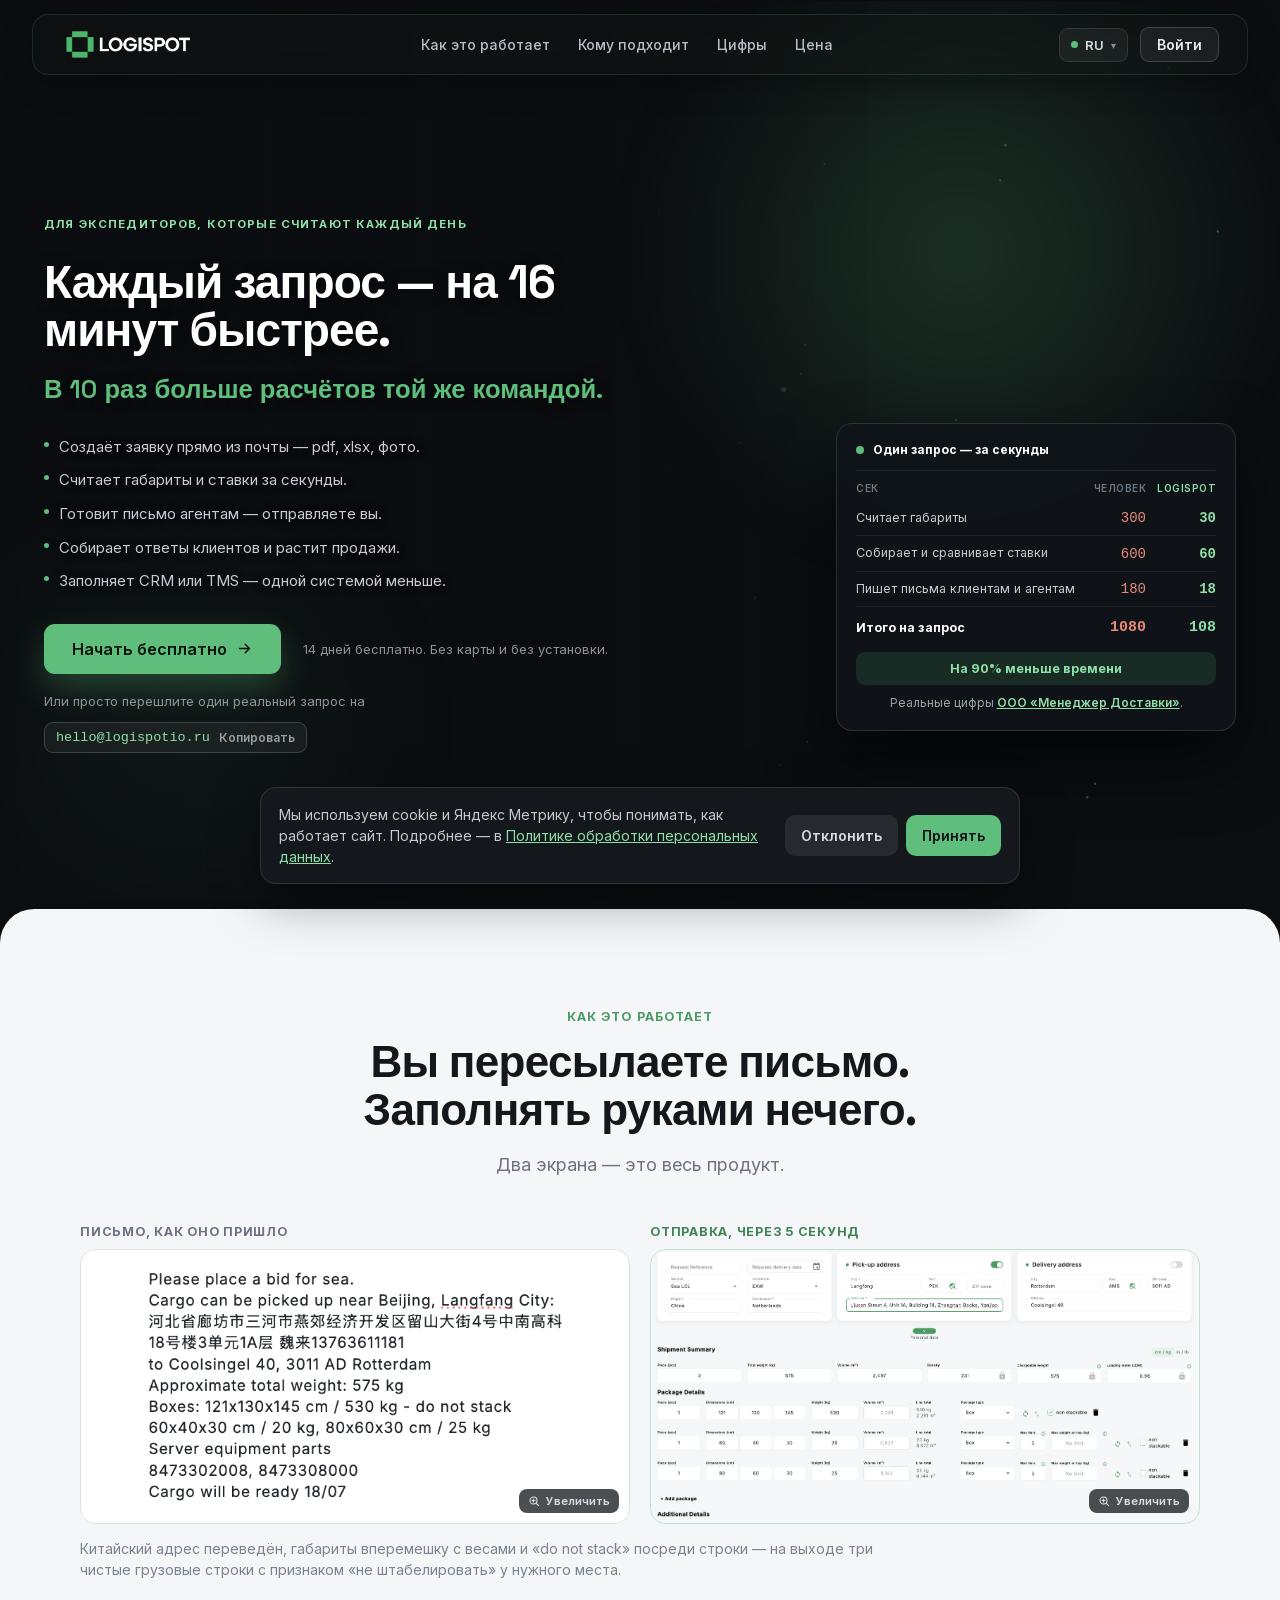
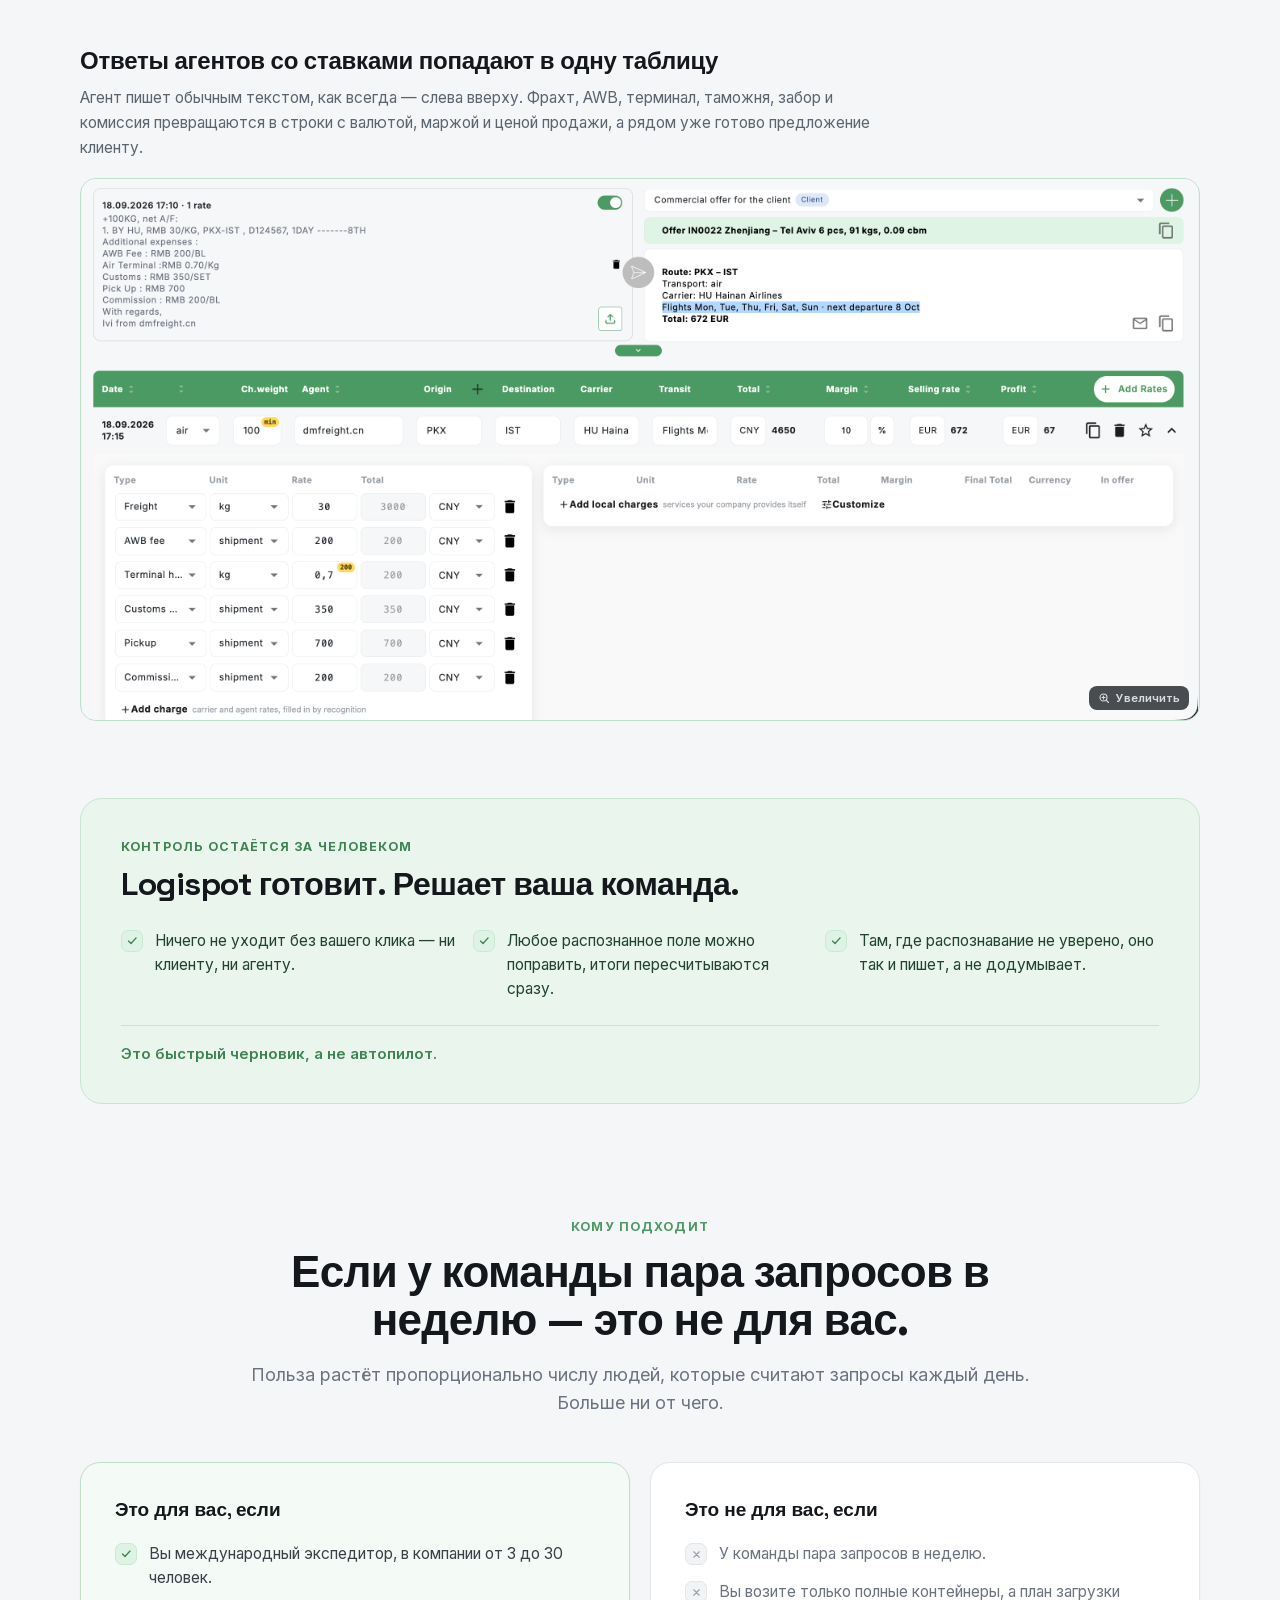
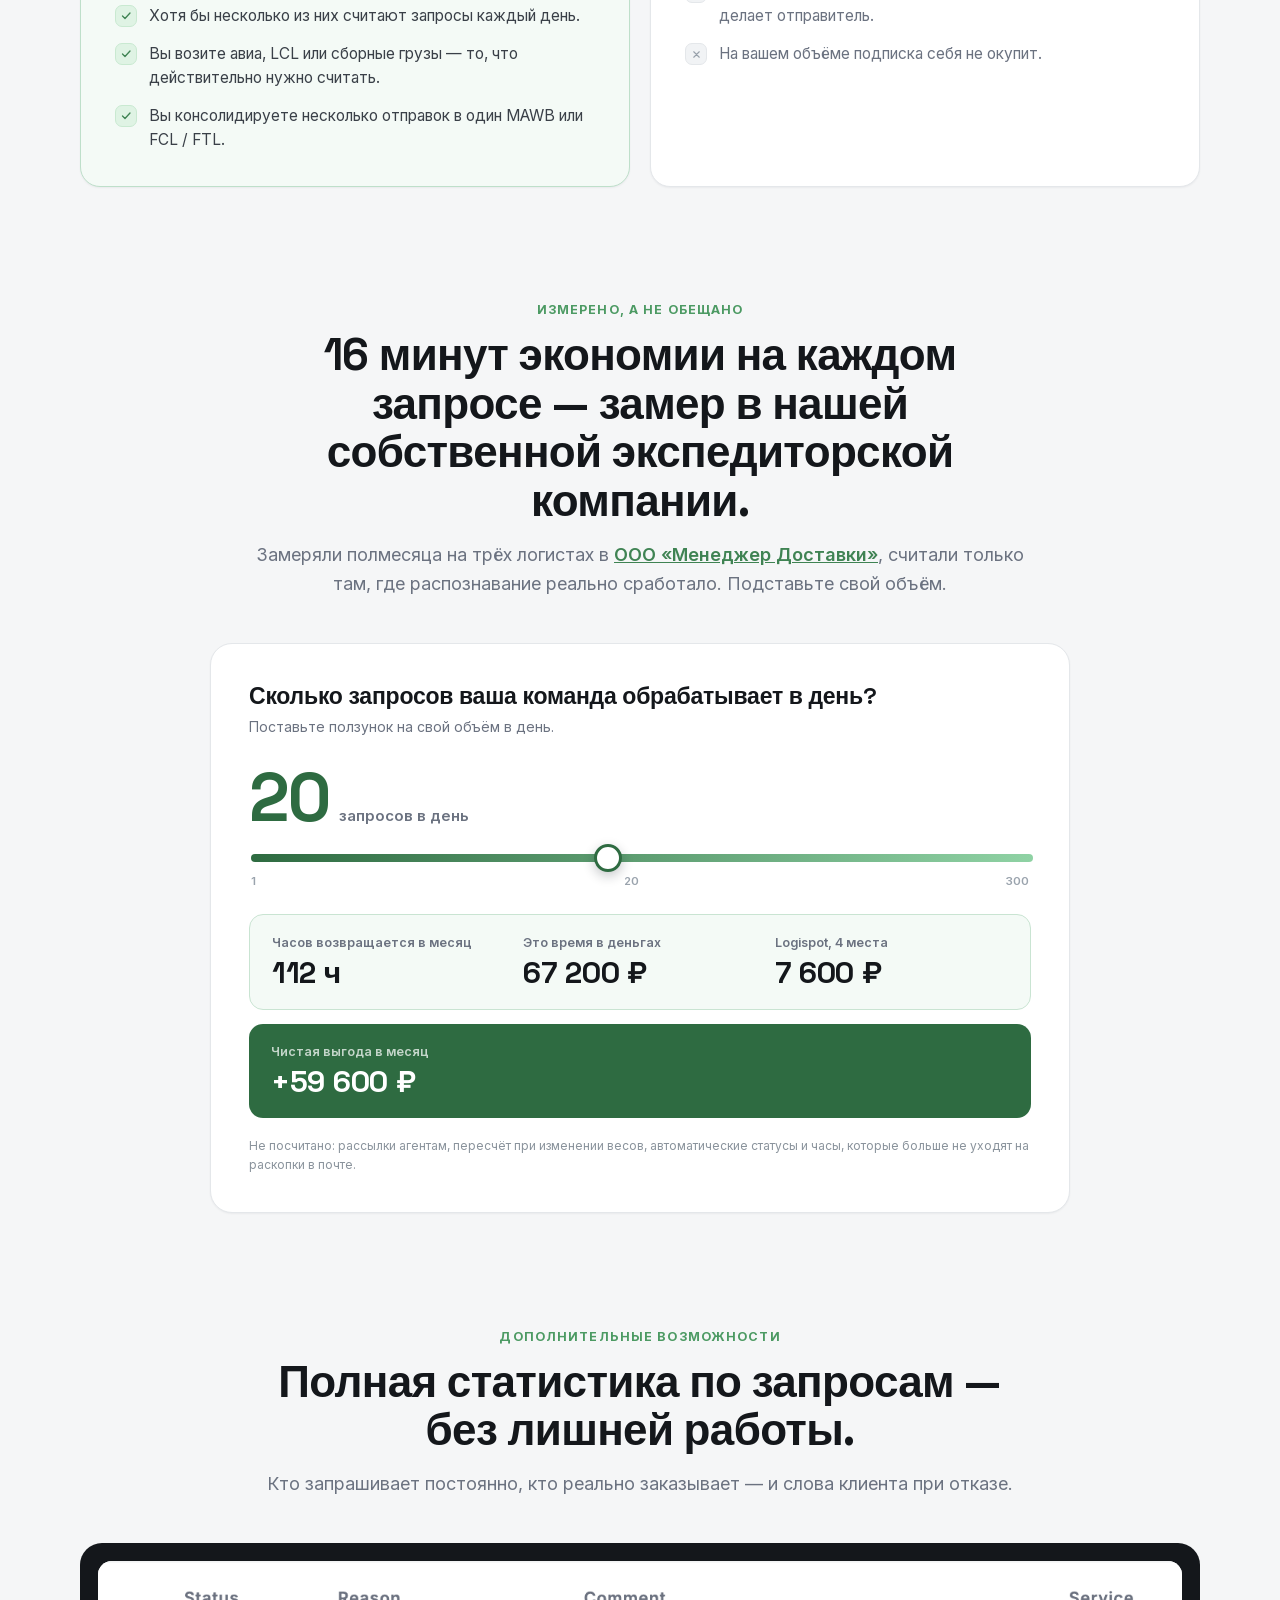
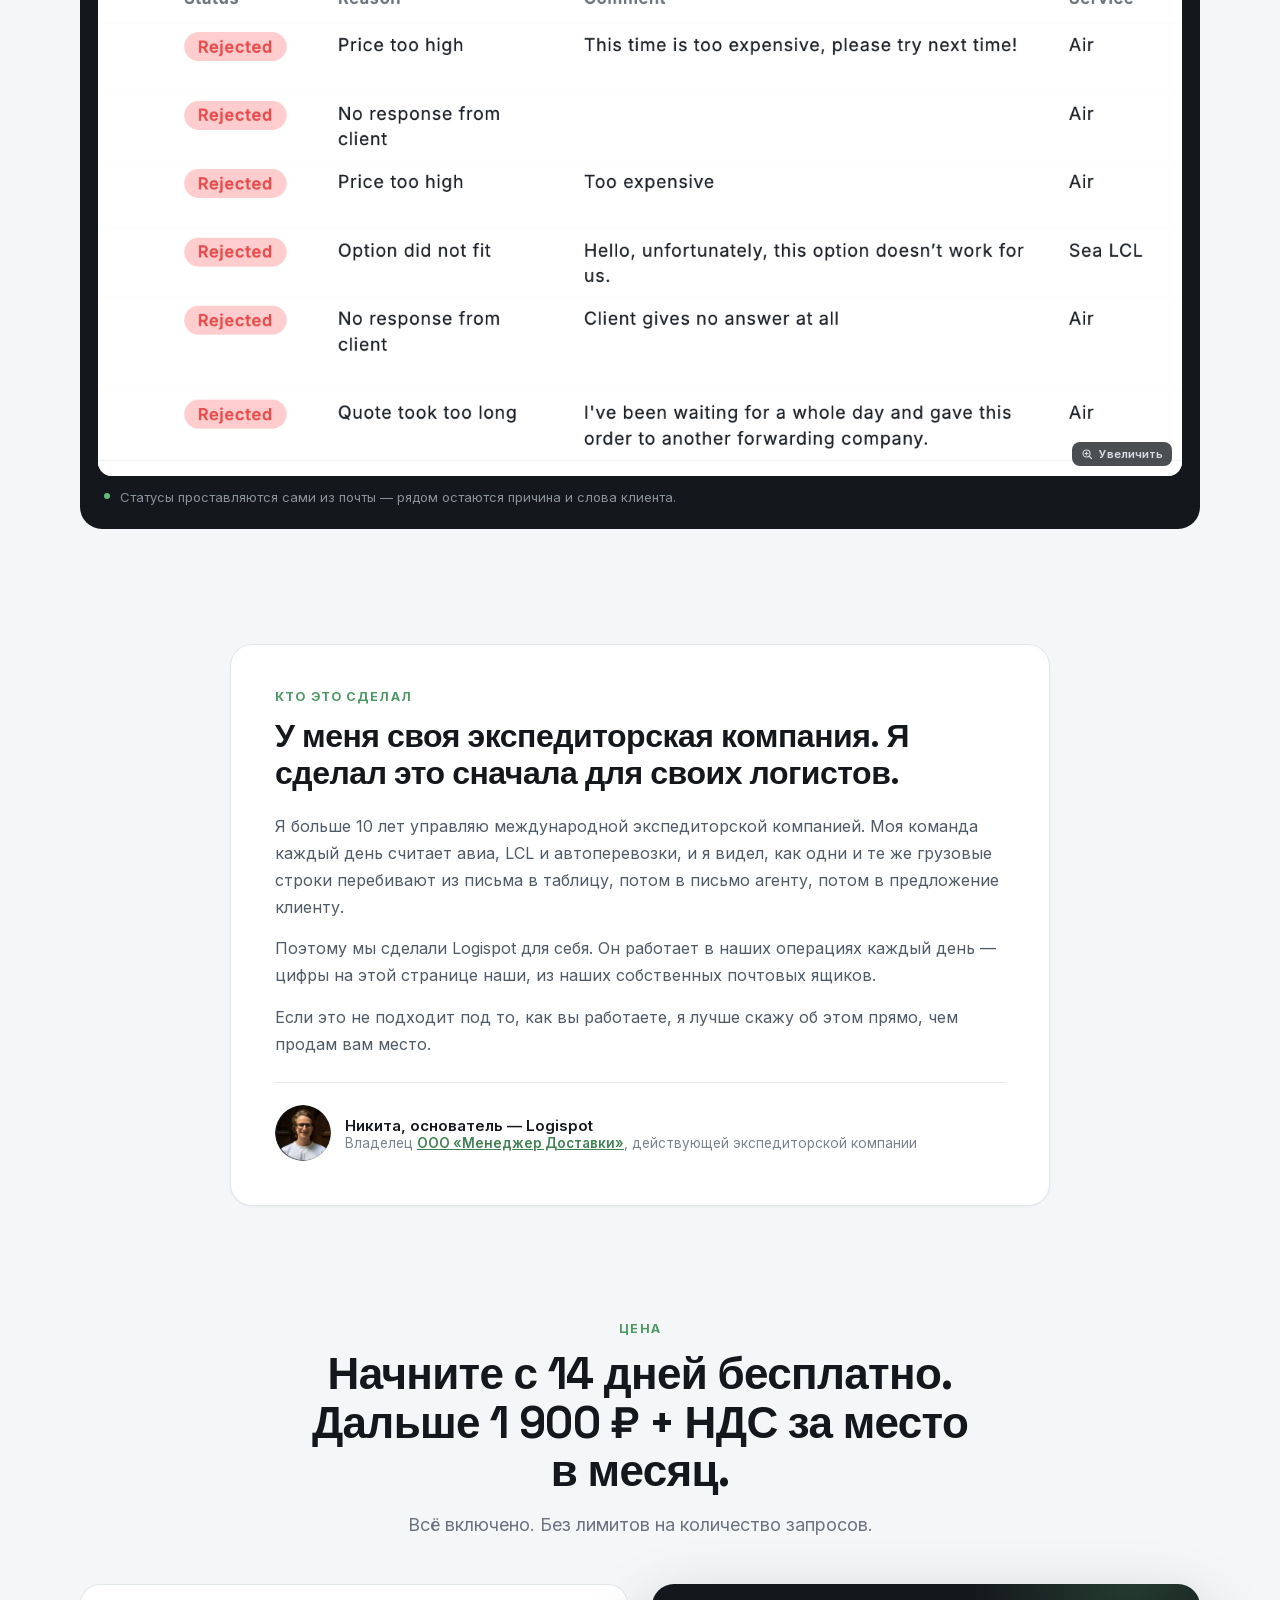
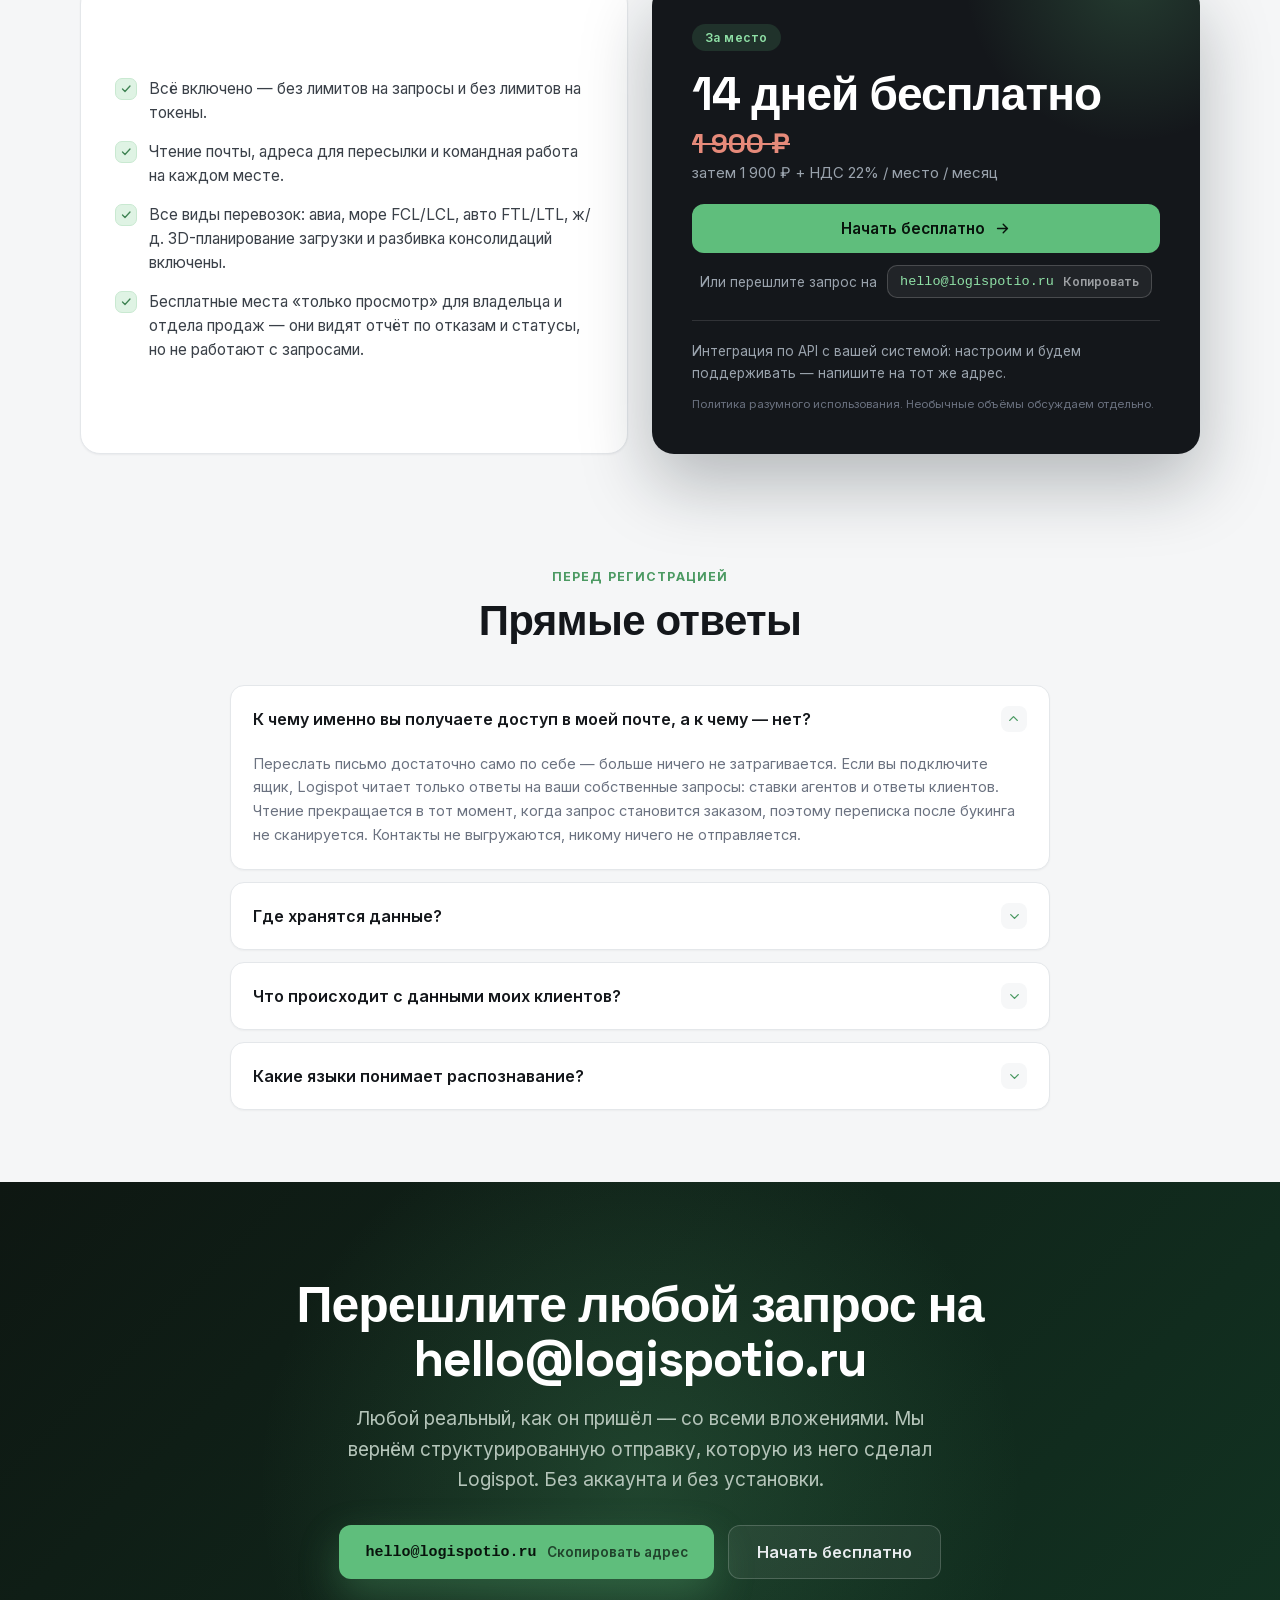
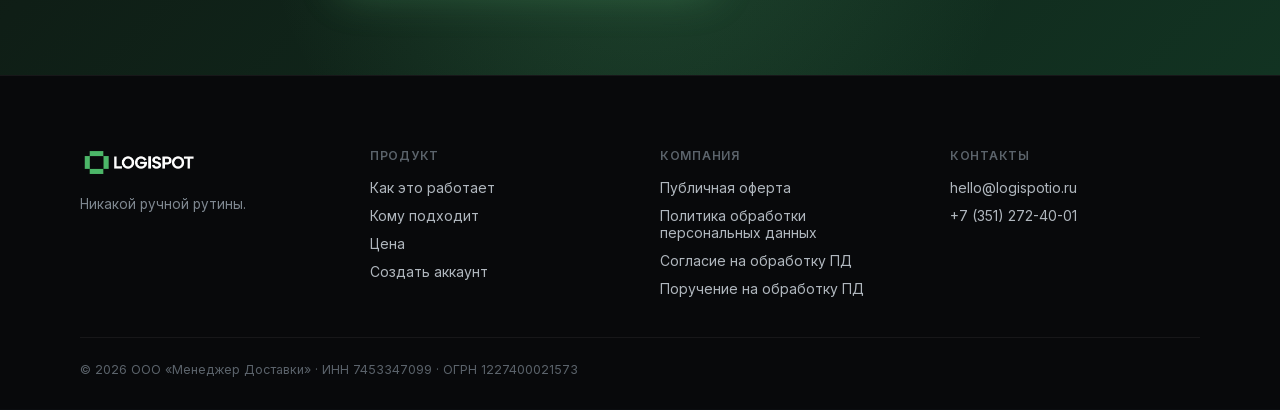
<file: index.html>
<!DOCTYPE html>
<html lang="ru">
<head>
  <meta charset="utf-8">
  <meta name="viewport" content="width=device-width, initial-scale=1">
  <title>Logispot — автоматизация расчёта запросов для экспедиторов</title>
  <meta name="description" content="Logispot читает запросы в почте вашей команды, превращает их в структурированные отправки, рассылает агентам и отслеживает ответы. 14 дней бесплатно, дальше 1 900 ₽ + НДС за место в месяц.">
  <meta name="robots" content="index, follow">
  <link rel="canonical" href="https://logispotio.ru/">
  <link rel="alternate" hreflang="ru" href="https://logispotio.ru/">
  <link rel="alternate" hreflang="en" href="https://logispotio.ru/en/">
  <link rel="alternate" hreflang="x-default" href="https://logispotio.ru/">
  <link rel="icon" type="image/svg+xml" href="static/img/favicon.svg">
  <meta property="og:type" content="website">
  <meta property="og:site_name" content="Logispot">
  <meta property="og:locale" content="ru_RU">
  <meta property="og:title" content="Logispot — в 10 раз больше расчётов той же командой">
  <meta property="og:description" content="Logispot читает запросы в почте вашей команды, превращает их в структурированные отправки, рассылает агентам и отслеживает ответы. 14 дней бесплатно, дальше 1 900 ₽ + НДС за место в месяц.">
  <meta property="og:url" content="https://logispotio.ru/">
  <meta property="og:image" content="https://logispotio.ru/static/img/logo-color.png">
  <link rel="preload" href="static/fonts/inter-cyrillic-1.woff2" as="font" type="font/woff2" crossorigin>
  <link rel="stylesheet" href="static/css/fonts.css?v=20261018a">
  <link rel="stylesheet" href="static/css/styles.css?v=20261018a">
  <script type="application/ld+json">
  {"@context":"https://schema.org","@type":"SoftwareApplication","name":"Logispot","applicationCategory":"BusinessApplication","operatingSystem":"Web","inLanguage":"ru","url":"https://logispotio.ru/","offers":{"@type":"Offer","price":"1900","priceCurrency":"RUB","priceSpecification":{"@type":"UnitPriceSpecification","price":"1900","priceCurrency":"RUB","valueAddedTaxIncluded":false}},"provider":{"@type":"Organization","name":"ООО «Менеджер Доставки»","taxID":"7453347099"}}
  </script>
</head>
<body>
  <div id="app"></div>
  <noscript>
    <div style="max-width:640px;margin:80px auto;padding:0 24px;font-family:'Inter',system-ui,sans-serif;color:#E9ECEF;text-align:center;">
      <h1 style="font-family:'Space Grotesk',sans-serif;color:#fff;">Logispot</h1>
      <p style="color:#A9B1B9;line-height:1.6;">Logispot читает запросы в вашей почте и превращает их в структурированные отправки. Включите JavaScript или откройте <a href="https://app.logispotio.ru">app.logispotio.ru</a>.</p>
    </div>
  </noscript>
  <script>window.LP_LANG = 'RU'; window.LP_BASE = ''; window.LP_METRIKA_ID = '';</script>
  <script src="static/vendor/three.min.js"></script>
  <script src="static/js/app.js?v=20261018a" defer></script>
</body>
</html>
</file>
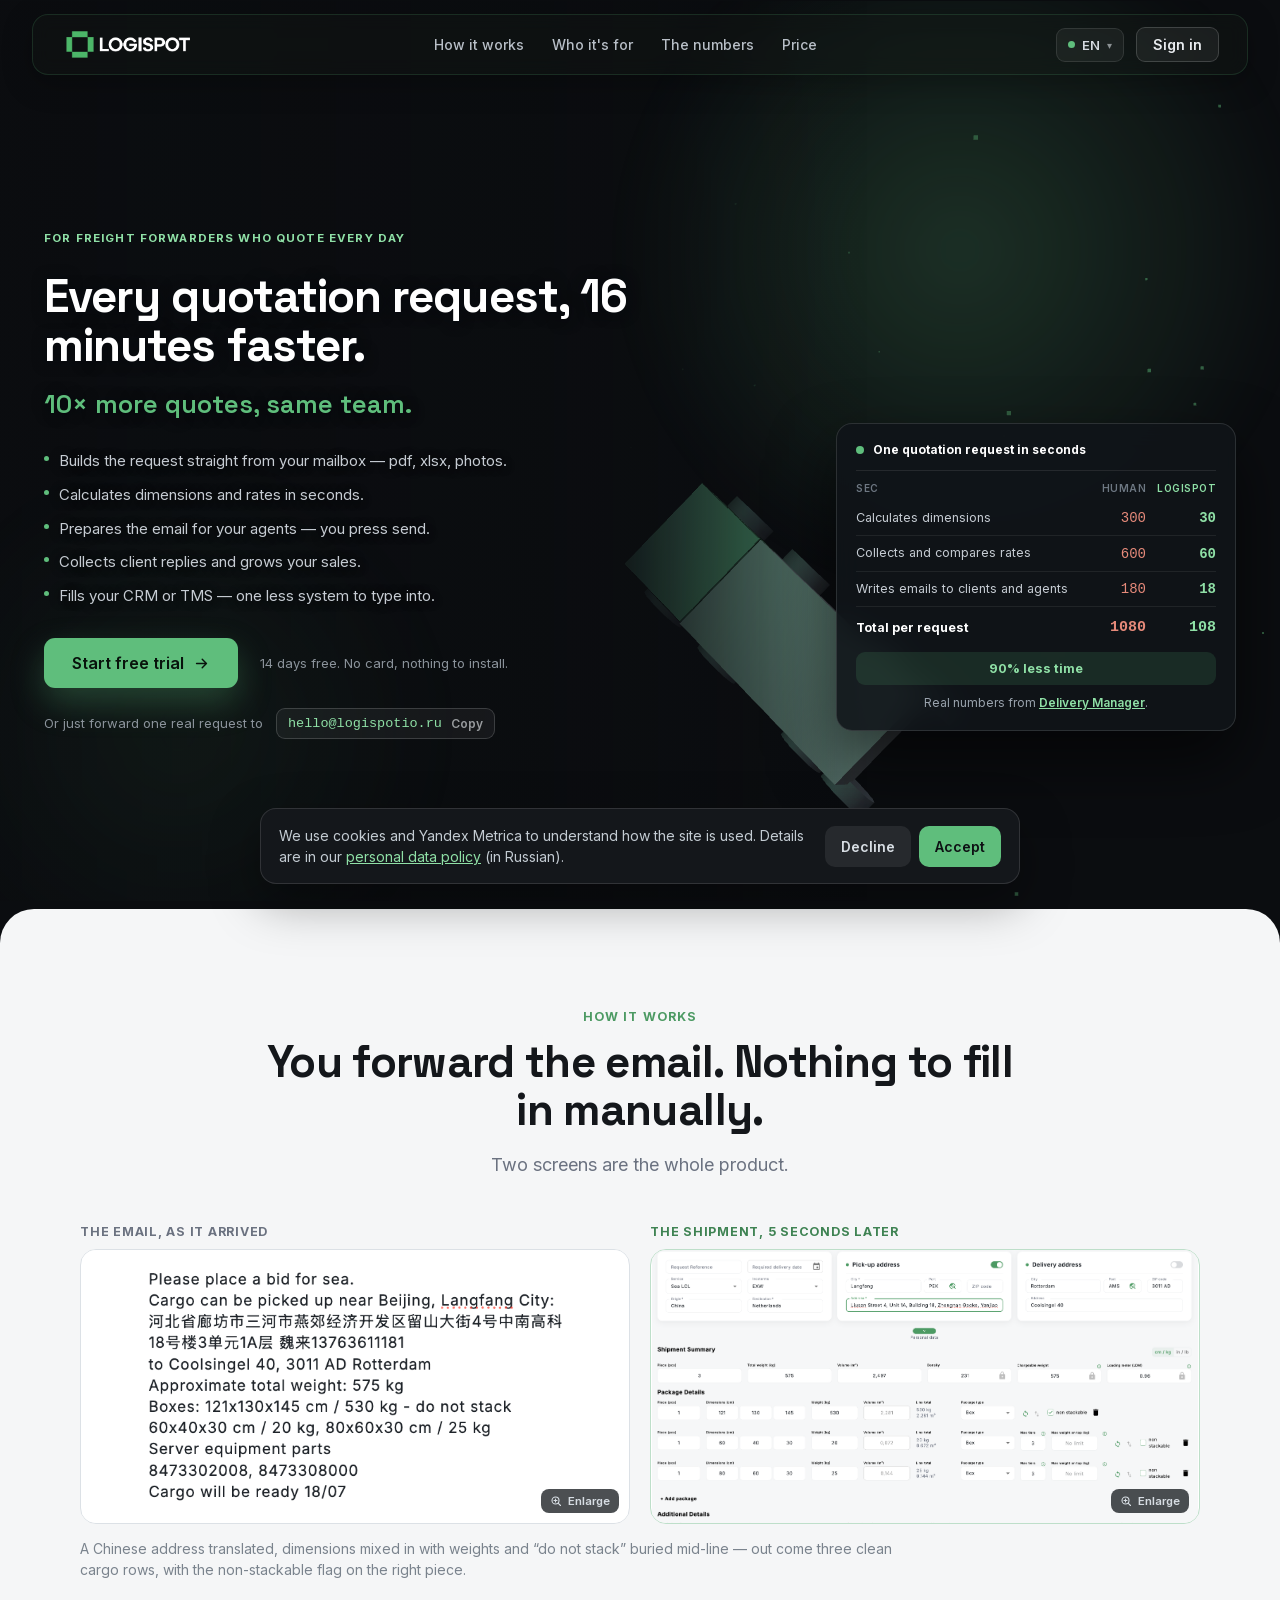
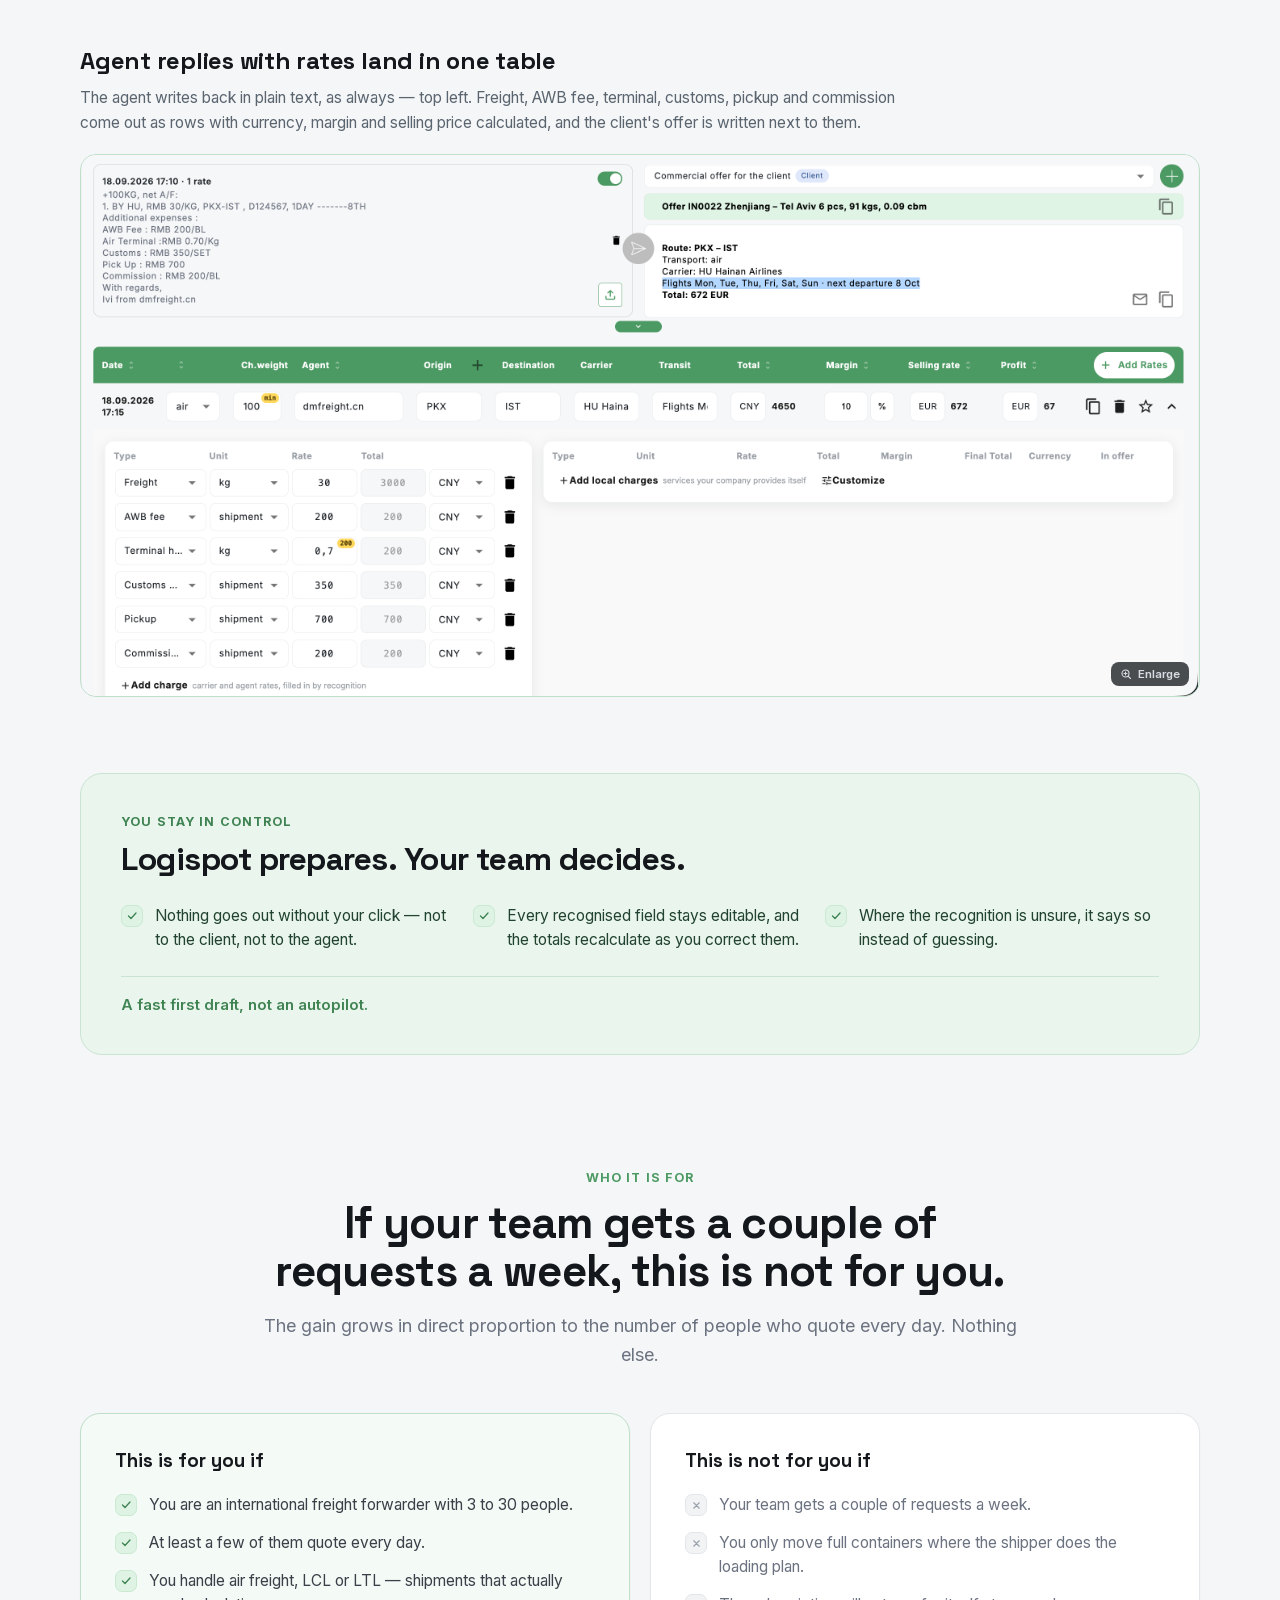
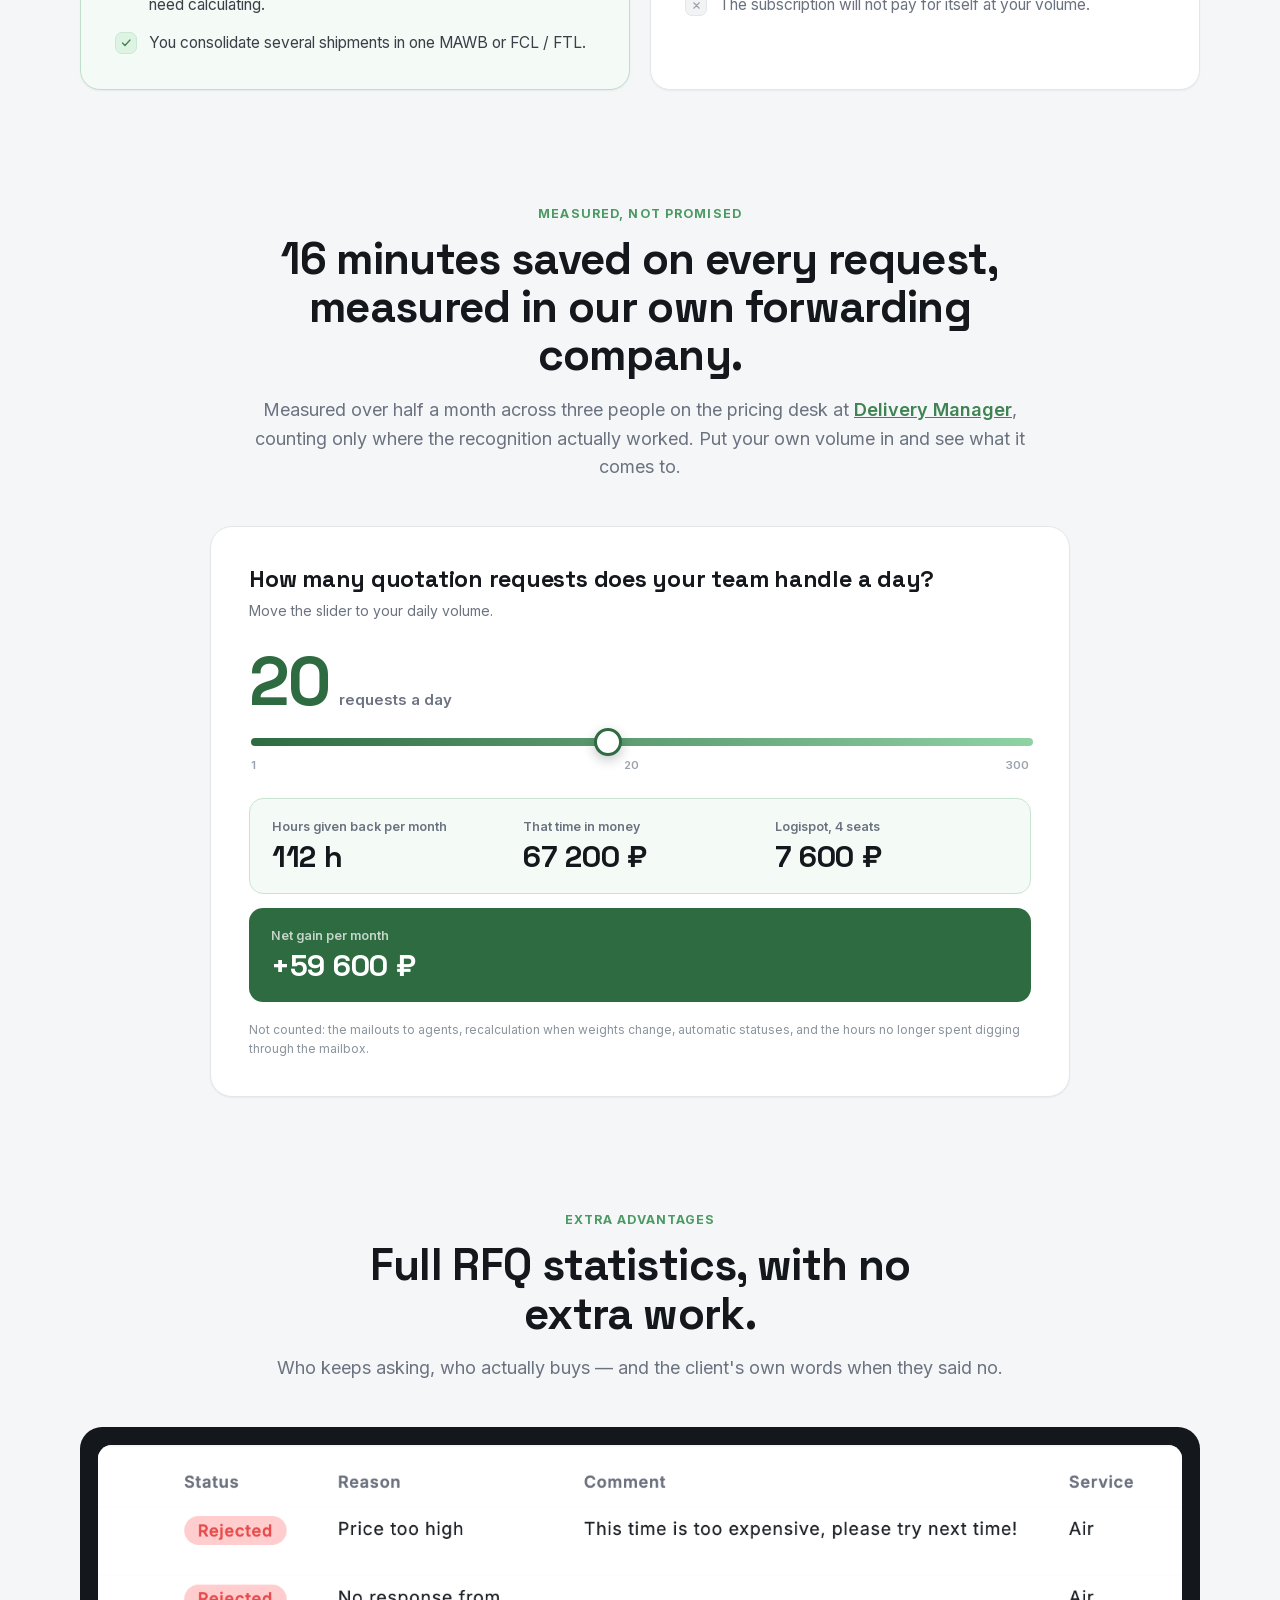
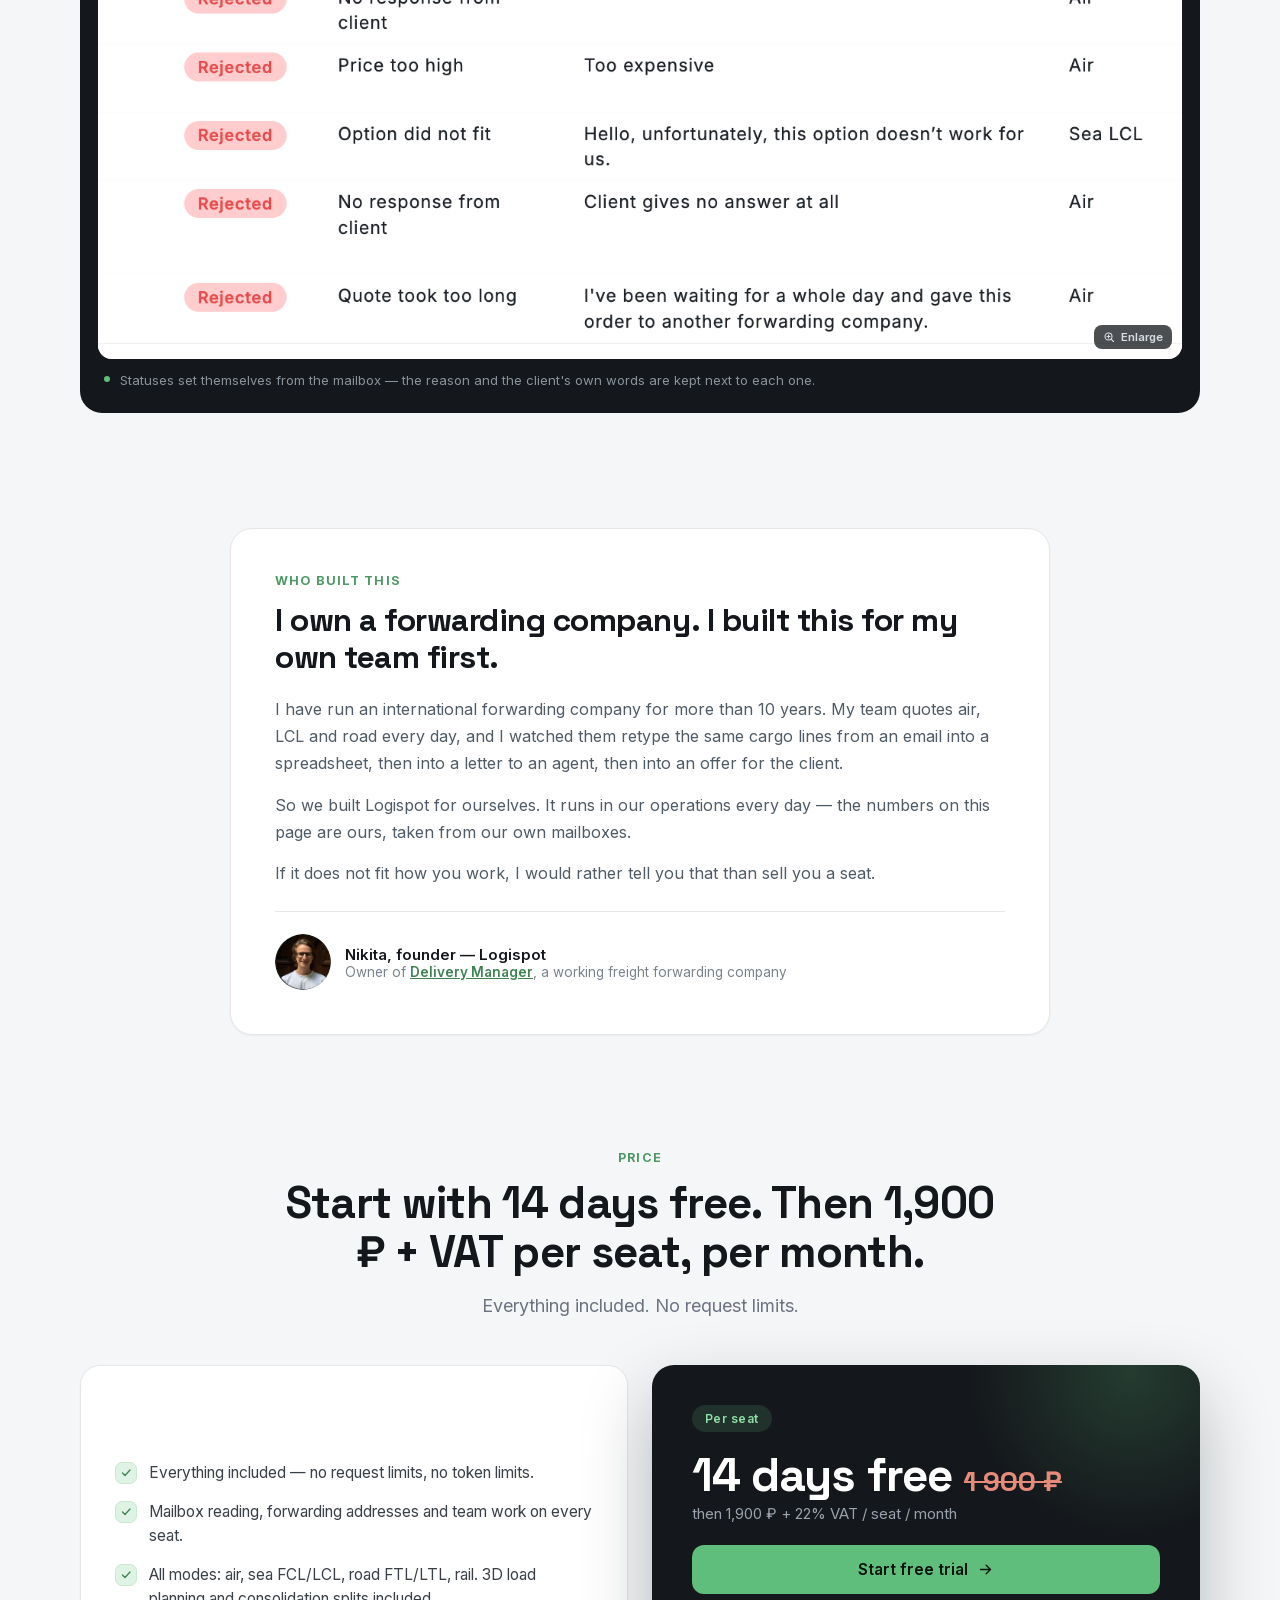
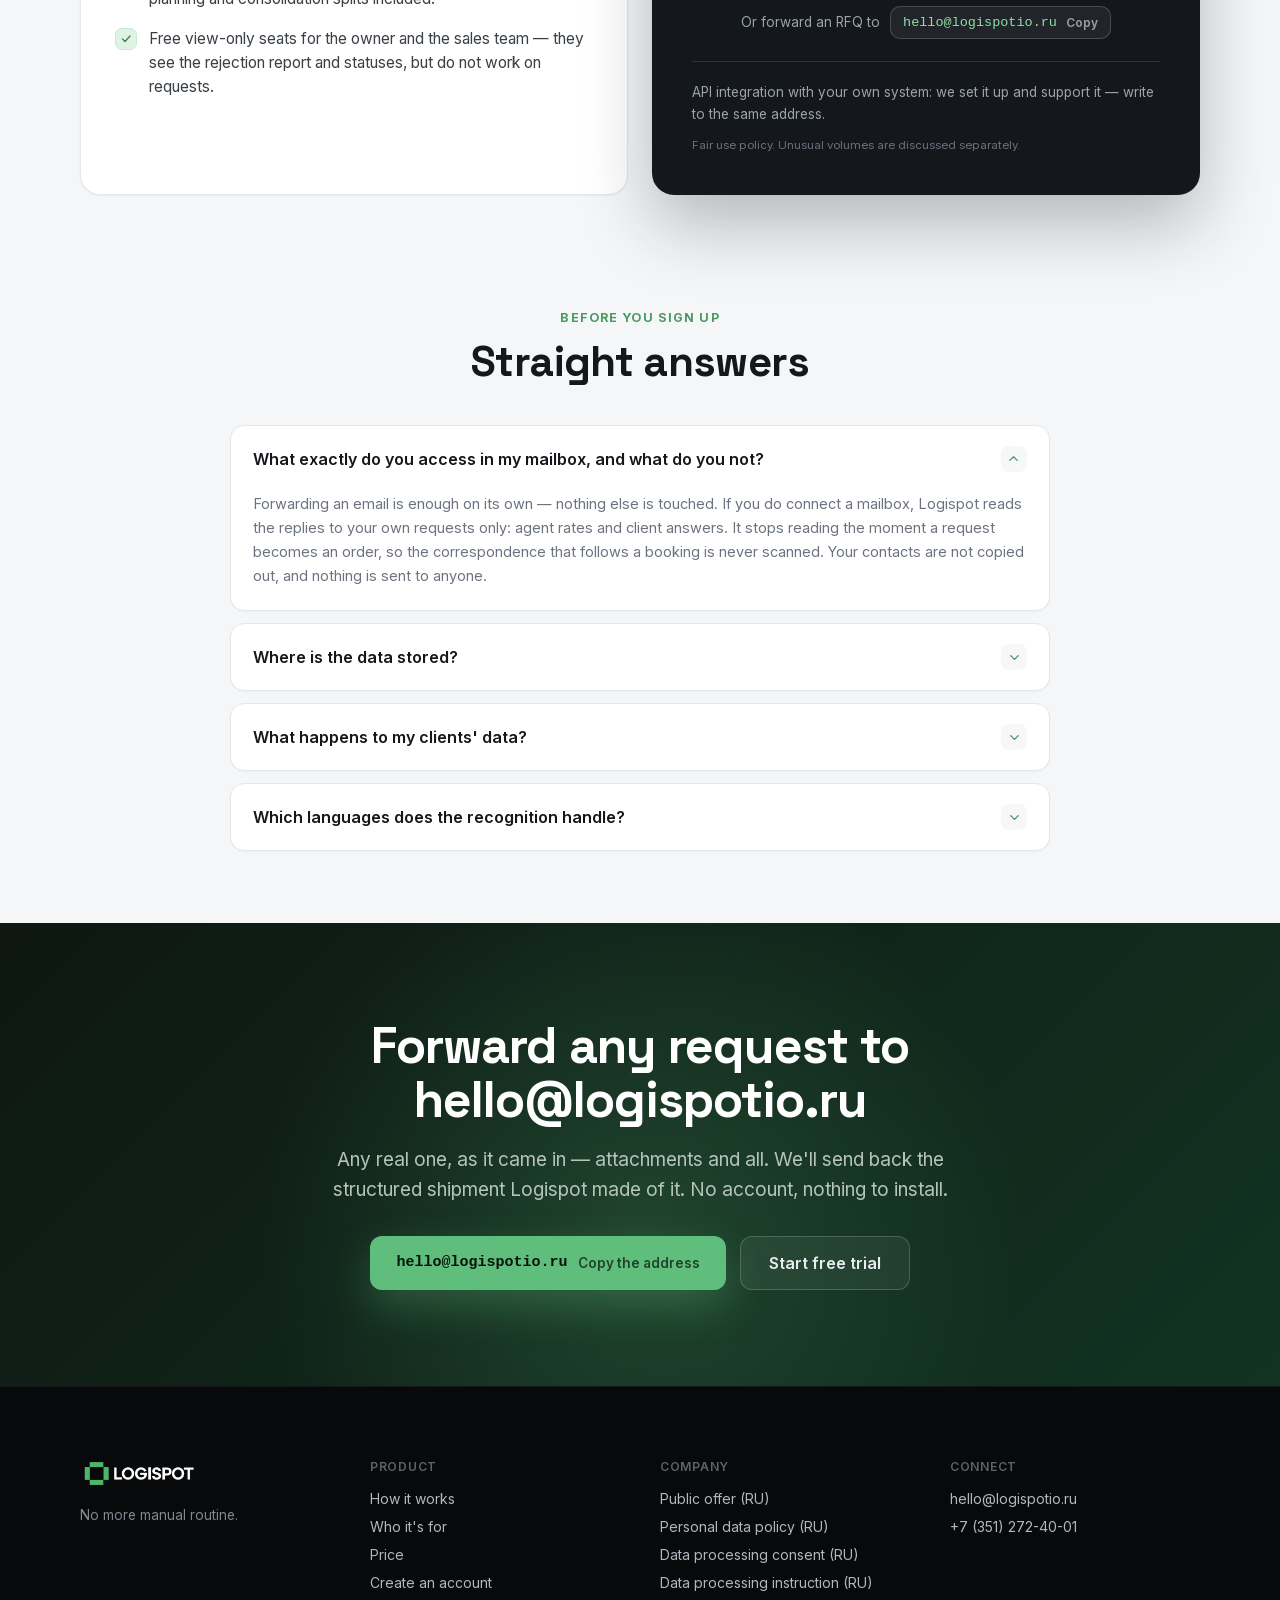
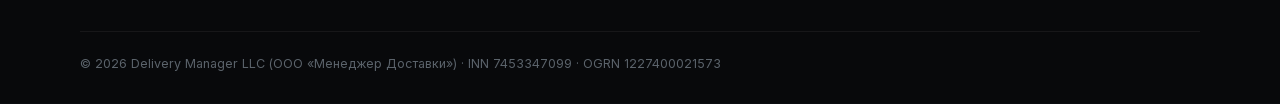
<file: en/index.html>
<!DOCTYPE html>
<html lang="en">
<head>
  <meta charset="utf-8">
  <meta name="viewport" content="width=device-width, initial-scale=1">
  <title>Logispot — quotation automation for freight forwarders</title>
  <meta name="description" content="Logispot reads the quotation requests in your team’s mailbox, turns them into structured shipments, sends them to your agents and tracks what comes back. 14 days free, then 1,900 ₽ + VAT per seat per month.">
  <meta name="robots" content="index, follow">
  <link rel="canonical" href="https://logispotio.ru/en/">
  <link rel="alternate" hreflang="ru" href="https://logispotio.ru/">
  <link rel="alternate" hreflang="en" href="https://logispotio.ru/en/">
  <link rel="alternate" hreflang="x-default" href="https://logispotio.ru/">
  <link rel="icon" type="image/svg+xml" href="../static/img/favicon.svg">
  <meta property="og:type" content="website">
  <meta property="og:site_name" content="Logispot">
  <meta property="og:locale" content="en_US">
  <meta property="og:title" content="Logispot — 10× more quotes, same team">
  <meta property="og:description" content="Logispot reads the quotation requests in your team’s mailbox, turns them into structured shipments, sends them to your agents and tracks what comes back. 14 days free, then 1,900 ₽ + VAT per seat per month.">
  <meta property="og:url" content="https://logispotio.ru/en/">
  <meta property="og:image" content="https://logispotio.ru/static/img/logo-color.png">
  <link rel="preload" href="../static/fonts/inter-cyrillic-1.woff2" as="font" type="font/woff2" crossorigin>
  <link rel="stylesheet" href="../static/css/fonts.css?v=20261018a">
  <link rel="stylesheet" href="../static/css/styles.css?v=20261018a">
  <script type="application/ld+json">
  {"@context":"https://schema.org","@type":"SoftwareApplication","name":"Logispot","applicationCategory":"BusinessApplication","operatingSystem":"Web","inLanguage":"en","url":"https://logispotio.ru/en/","offers":{"@type":"Offer","price":"1900","priceCurrency":"RUB","priceSpecification":{"@type":"UnitPriceSpecification","price":"1900","priceCurrency":"RUB","valueAddedTaxIncluded":false}},"provider":{"@type":"Organization","name":"ООО «Менеджер Доставки»","taxID":"7453347099"}}
  </script>
</head>
<body>
  <div id="app"></div>
  <noscript>
    <div style="max-width:640px;margin:80px auto;padding:0 24px;font-family:'Inter',system-ui,sans-serif;color:#E9ECEF;text-align:center;">
      <h1 style="font-family:'Space Grotesk',sans-serif;color:#fff;">Logispot</h1>
      <p style="color:#A9B1B9;line-height:1.6;">Logispot reads the requests in your mailbox and turns them into structured shipments. Enable JavaScript or open <a href="https://app.logispotio.ru">app.logispotio.ru</a>.</p>
    </div>
  </noscript>
  <script>window.LP_LANG = 'EN'; window.LP_BASE = '../'; window.LP_METRIKA_ID = '';</script>
  <script src="../static/vendor/three.min.js"></script>
  <script src="../static/js/app.js?v=20261018a" defer></script>
</body>
</html>
</file>
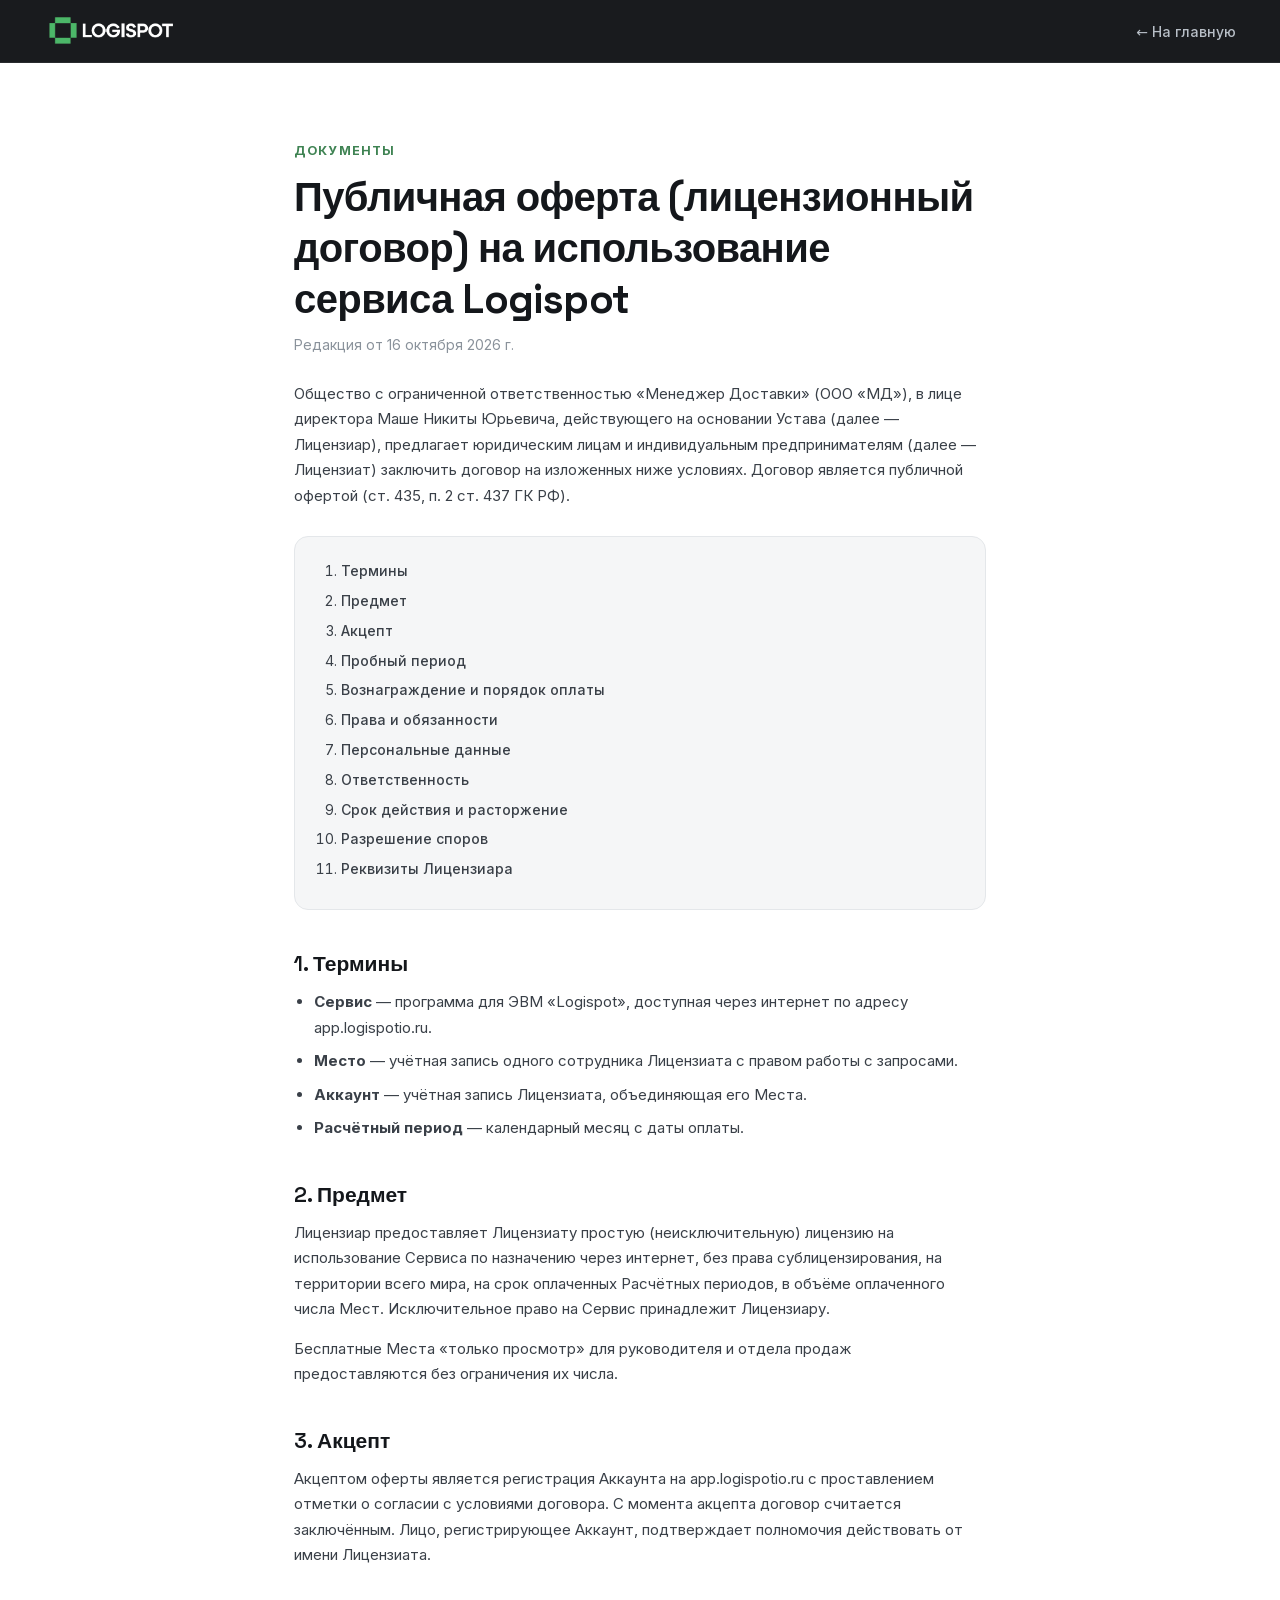
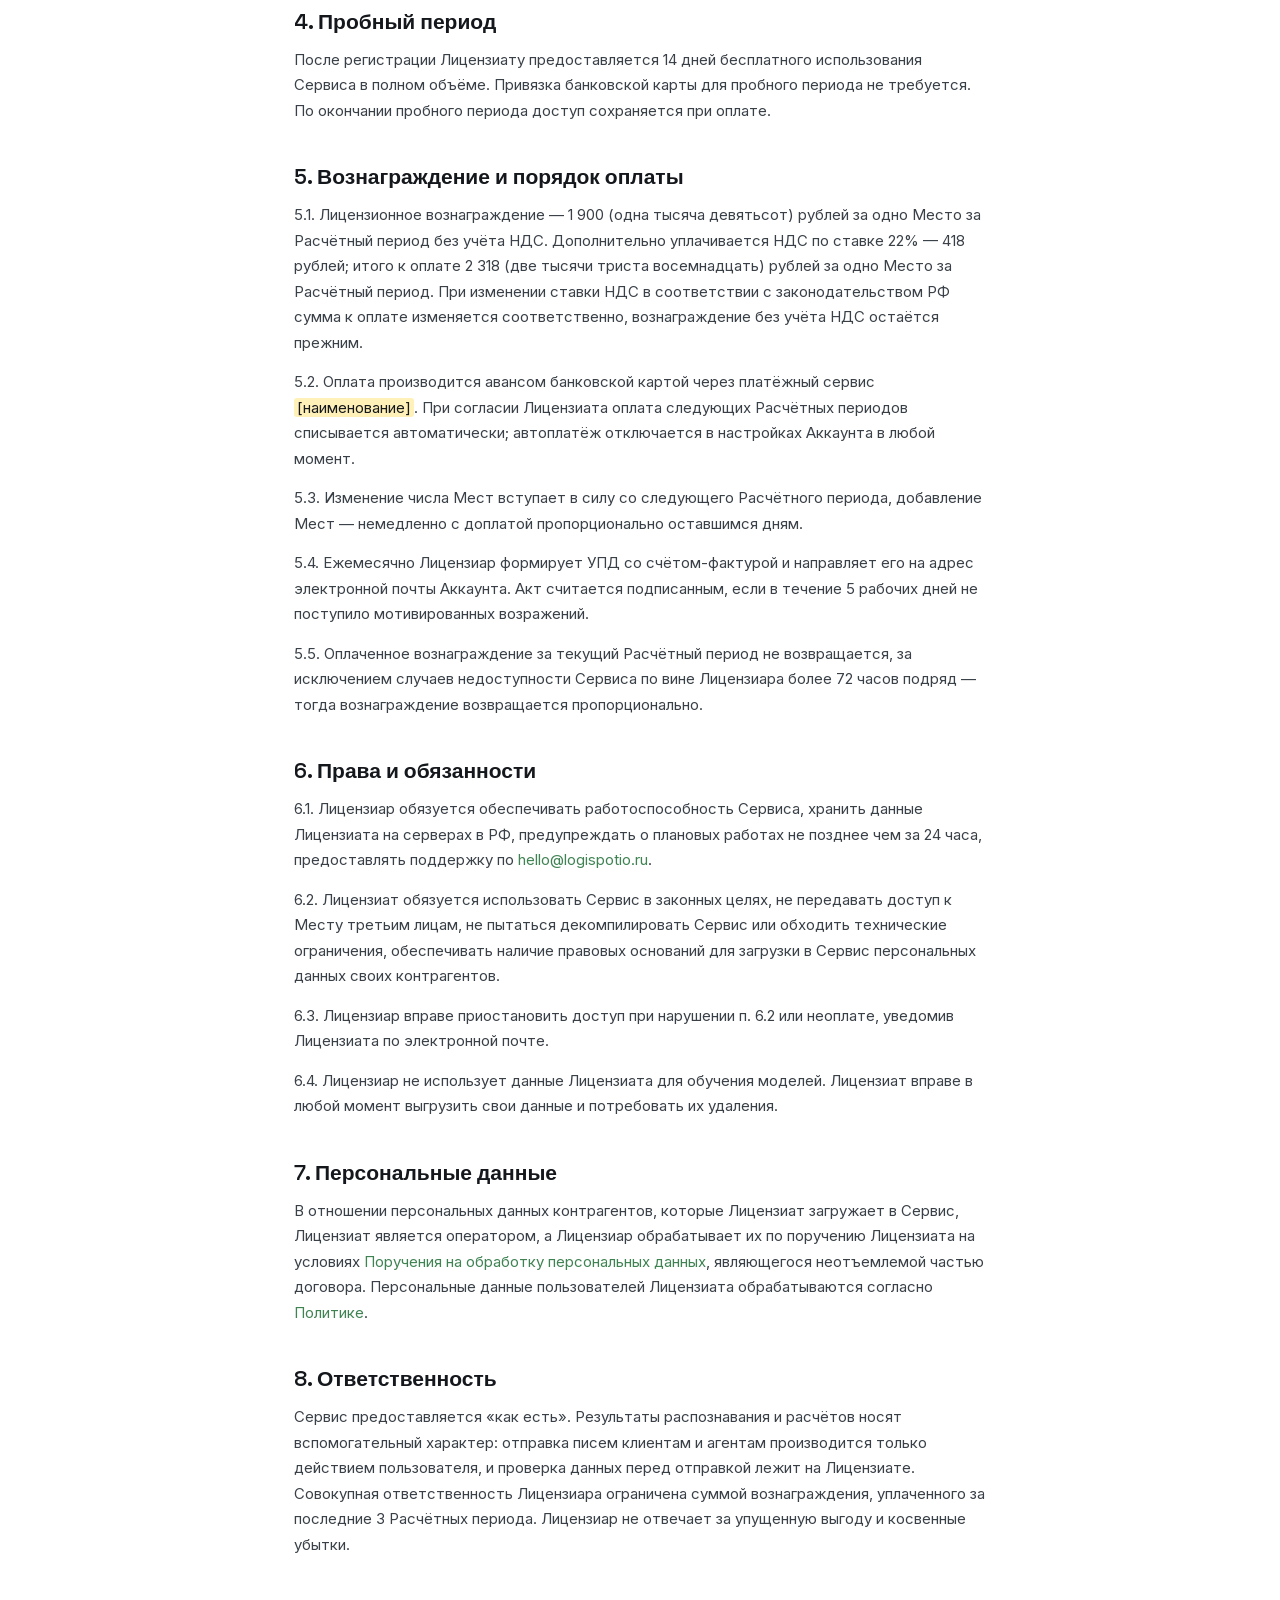
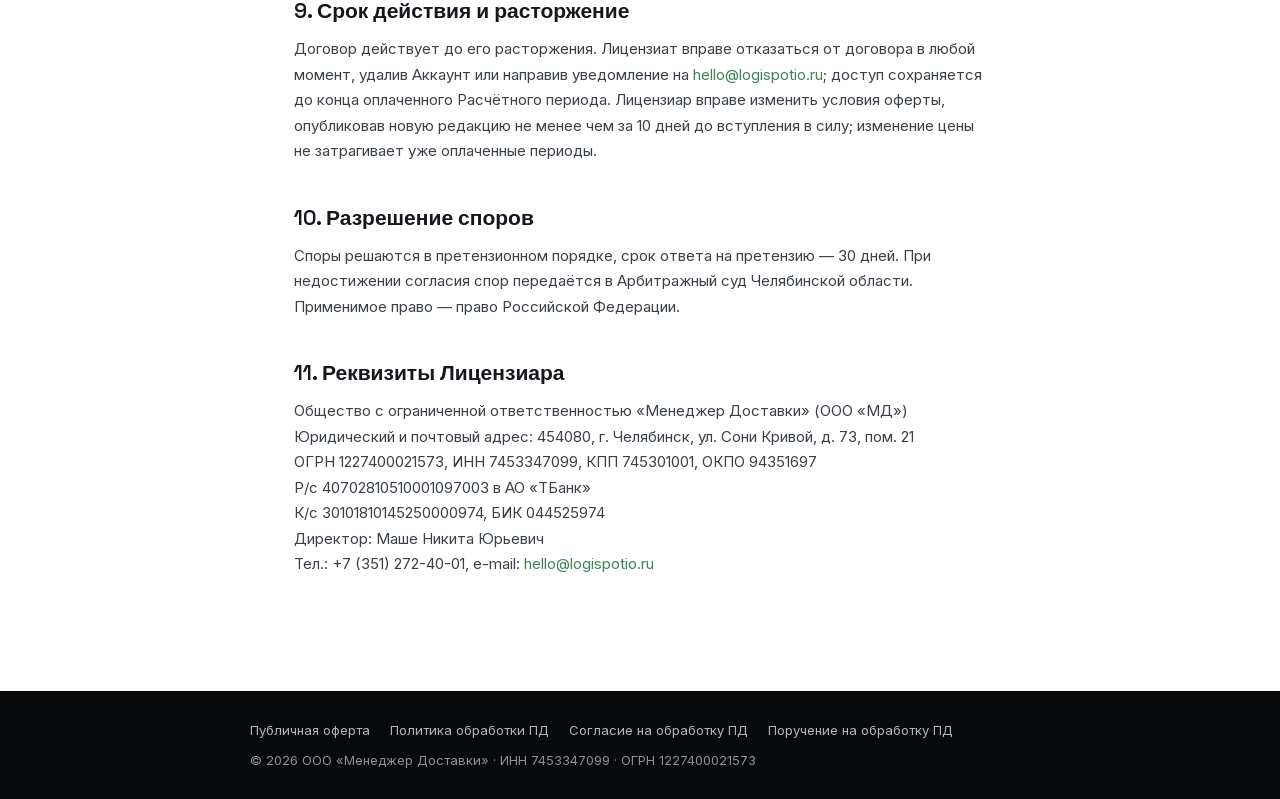
<file: oferta.html>
<!DOCTYPE html>
<html lang="ru">
<head>
  <meta charset="utf-8">
  <meta name="viewport" content="width=device-width, initial-scale=1">
  <title>Публичная оферта (лицензионный договор) на использование сервиса Logispot — Logispot</title>
  <meta name="description" content="Публичная оферта (лицензионный договор) на использование сервиса Logispot ООО «Менеджер Доставки» (сервис Logispot).">
  <link rel="canonical" href="https://logispotio.ru/oferta.html">
  <link rel="icon" type="image/svg+xml" href="static/img/favicon.svg">
  <link rel="stylesheet" href="static/css/fonts.css?v=20261016a">
  <link rel="stylesheet" href="static/css/styles.css?v=20261016a">
  <style>
    body { background:#fff; }
    a { color:#3F8353; } a:hover { color:#2E6B41; }
    .legal-body { color:#14171B; }
    .legal-body h2 { font-family:'Space Grotesk',sans-serif; font-size:21px; font-weight:600; margin:40px 0 12px; scroll-margin-top:88px; }
    .legal-body p, .legal-body li { font-size:15px; line-height:1.7; color:#3A4048; }
    .legal-body p { margin:0 0 14px; }
    .legal-body ul { padding-left:20px; margin:0 0 14px; }
    .legal-body li { margin-bottom:8px; }
    .toc { background:#F5F6F7; border:1px solid #E4E7EA; border-radius:14px; padding:22px 26px; margin:28px 0 8px; }
    .toc ol { margin:0; padding-left:20px; } .toc li { font-size:14px; margin-bottom:6px; } .toc a { color:#3A4048; font-weight:500; }
  </style>
</head>
<body>
  <nav style="position:sticky;top:0;z-index:60;display:flex;align-items:center;justify-content:space-between;gap:16px;flex-wrap:wrap;padding:14px clamp(16px,4vw,44px);background:rgba(11,13,16,0.94);border-bottom:1px solid rgba(255,255,255,0.07);">
    <a href="./" style="display:flex;align-items:center;"><img src="static/img/logo-white.png" alt="Logispot" style="height:34px;width:auto;display:block;"></a>
    <a href="./" style="font-size:14px;color:#B8BFC7;font-weight:500;text-decoration:none;">← На главную</a>
  </nav>
  <main class="legal-body" style="max-width:780px;margin:0 auto;padding:clamp(48px,7vw,80px) clamp(16px,4vw,44px) 100px;">
    <div style="font-size:12.5px;font-weight:700;letter-spacing:0.09em;color:#3F8353;margin-bottom:14px;">ДОКУМЕНТЫ</div>
    <h1 style="font-family:'Space Grotesk',sans-serif;font-size:clamp(28px,4vw,40px);font-weight:700;letter-spacing:-0.015em;margin:0 0 8px;text-wrap:pretty;">Публичная оферта (лицензионный договор) на использование сервиса Logispot</h1>
    <p style="font-size:14px;color:#8A929B;margin:0 0 24px;">Редакция от 16 октября 2026 г.</p>
    <p>Общество с ограниченной ответственностью «Менеджер Доставки» (ООО «МД»), в лице директора Маше Никиты Юрьевича, действующего на основании Устава (далее — Лицензиар), предлагает юридическим лицам и индивидуальным предпринимателям (далее — Лицензиат) заключить договор на изложенных ниже условиях. Договор является публичной офертой (ст. 435, п. 2 ст. 437 ГК РФ).</p>
    <div class="toc"><ol><li><a href="#s1">Термины</a></li><li><a href="#s2">Предмет</a></li><li><a href="#s3">Акцепт</a></li><li><a href="#s4">Пробный период</a></li><li><a href="#s5">Вознаграждение и порядок оплаты</a></li><li><a href="#s6">Права и обязанности</a></li><li><a href="#s7">Персональные данные</a></li><li><a href="#s8">Ответственность</a></li><li><a href="#s9">Срок действия и расторжение</a></li><li><a href="#s10">Разрешение споров</a></li><li><a href="#s11">Реквизиты Лицензиара</a></li></ol></div>
    <h2 id="s1">1. Термины</h2>
    <ul><li><strong>Сервис</strong> — программа для ЭВМ «Logispot», доступная через интернет по адресу app.logispotio.ru.</li><li><strong>Место</strong> — учётная запись одного сотрудника Лицензиата с правом работы с запросами.</li><li><strong>Аккаунт</strong> — учётная запись Лицензиата, объединяющая его Места.</li><li><strong>Расчётный период</strong> — календарный месяц с даты оплаты.</li></ul>

    <h2 id="s2">2. Предмет</h2>
    <p>Лицензиар предоставляет Лицензиату простую (неисключительную) лицензию на использование Сервиса по назначению через интернет, без права сублицензирования, на территории всего мира, на срок оплаченных Расчётных периодов, в объёме оплаченного числа Мест. Исключительное право на Сервис принадлежит Лицензиару.</p>
    <p>Бесплатные Места «только просмотр» для руководителя и отдела продаж предоставляются без ограничения их числа.</p>

    <h2 id="s3">3. Акцепт</h2>
    <p>Акцептом оферты является регистрация Аккаунта на app.logispotio.ru с проставлением отметки о согласии с условиями договора. С момента акцепта договор считается заключённым. Лицо, регистрирующее Аккаунт, подтверждает полномочия действовать от имени Лицензиата.</p>

    <h2 id="s4">4. Пробный период</h2>
    <p>После регистрации Лицензиату предоставляется 14 дней бесплатного использования Сервиса в полном объёме. Привязка банковской карты для пробного периода не требуется. По окончании пробного периода доступ сохраняется при оплате.</p>

    <h2 id="s5">5. Вознаграждение и порядок оплаты</h2>
    <p>5.1. Лицензионное вознаграждение — 1 900 (одна тысяча девятьсот) рублей за одно Место за Расчётный период без учёта НДС. Дополнительно уплачивается НДС по ставке 22% — 418 рублей; итого к оплате 2 318 (две тысячи триста восемнадцать) рублей за одно Место за Расчётный период. При изменении ставки НДС в соответствии с законодательством РФ сумма к оплате изменяется соответственно, вознаграждение без учёта НДС остаётся прежним.</p>
    <p>5.2. Оплата производится авансом банковской картой через платёжный сервис <mark style="background:#FFF1B8;color:#14171B;padding:0 3px;border-radius:3px;">[наименование]</mark>. При согласии Лицензиата оплата следующих Расчётных периодов списывается автоматически; автоплатёж отключается в настройках Аккаунта в любой момент.</p>
    <p>5.3. Изменение числа Мест вступает в силу со следующего Расчётного периода, добавление Мест — немедленно с доплатой пропорционально оставшимся дням.</p>
    <p>5.4. Ежемесячно Лицензиар формирует УПД со счётом-фактурой и направляет его на адрес электронной почты Аккаунта. Акт считается подписанным, если в течение 5 рабочих дней не поступило мотивированных возражений.</p>
    <p>5.5. Оплаченное вознаграждение за текущий Расчётный период не возвращается, за исключением случаев недоступности Сервиса по вине Лицензиара более 72 часов подряд — тогда вознаграждение возвращается пропорционально.</p>

    <h2 id="s6">6. Права и обязанности</h2>
    <p>6.1. Лицензиар обязуется обеспечивать работоспособность Сервиса, хранить данные Лицензиата на серверах в РФ, предупреждать о плановых работах не позднее чем за 24 часа, предоставлять поддержку по <a href="mailto:hello@logispotio.ru">hello@logispotio.ru</a>.</p>
    <p>6.2. Лицензиат обязуется использовать Сервис в законных целях, не передавать доступ к Месту третьим лицам, не пытаться декомпилировать Сервис или обходить технические ограничения, обеспечивать наличие правовых оснований для загрузки в Сервис персональных данных своих контрагентов.</p>
    <p>6.3. Лицензиар вправе приостановить доступ при нарушении п. 6.2 или неоплате, уведомив Лицензиата по электронной почте.</p>
    <p>6.4. Лицензиар не использует данные Лицензиата для обучения моделей. Лицензиат вправе в любой момент выгрузить свои данные и потребовать их удаления.</p>

    <h2 id="s7">7. Персональные данные</h2>
    <p>В отношении персональных данных контрагентов, которые Лицензиат загружает в Сервис, Лицензиат является оператором, а Лицензиар обрабатывает их по поручению Лицензиата на условиях <a href="poruchenie.html">Поручения на обработку персональных данных</a>, являющегося неотъемлемой частью договора. Персональные данные пользователей Лицензиата обрабатываются согласно <a href="politika.html">Политике</a>.</p>

    <h2 id="s8">8. Ответственность</h2>
    <p>Сервис предоставляется «как есть». Результаты распознавания и расчётов носят вспомогательный характер: отправка писем клиентам и агентам производится только действием пользователя, и проверка данных перед отправкой лежит на Лицензиате. Совокупная ответственность Лицензиара ограничена суммой вознаграждения, уплаченного за последние 3 Расчётных периода. Лицензиар не отвечает за упущенную выгоду и косвенные убытки.</p>

    <h2 id="s9">9. Срок действия и расторжение</h2>
    <p>Договор действует до его расторжения. Лицензиат вправе отказаться от договора в любой момент, удалив Аккаунт или направив уведомление на <a href="mailto:hello@logispotio.ru">hello@logispotio.ru</a>; доступ сохраняется до конца оплаченного Расчётного периода. Лицензиар вправе изменить условия оферты, опубликовав новую редакцию не менее чем за 10 дней до вступления в силу; изменение цены не затрагивает уже оплаченные периоды.</p>

    <h2 id="s10">10. Разрешение споров</h2>
    <p>Споры решаются в претензионном порядке, срок ответа на претензию — 30 дней. При недостижении согласия спор передаётся в Арбитражный суд Челябинской области. Применимое право — право Российской Федерации.</p>

    <h2 id="s11">11. Реквизиты Лицензиара</h2>
    <p>Общество с ограниченной ответственностью «Менеджер Доставки» (ООО «МД»)<br>
    Юридический и почтовый адрес: 454080, г. Челябинск, ул. Сони Кривой, д. 73, пом. 21<br>
    ОГРН 1227400021573, ИНН 7453347099, КПП 745301001, ОКПО 94351697<br>
    Р/с 40702810510001097003 в АО «ТБанк»<br>
    К/с 30101810145250000974, БИК 044525974<br>
    Директор: Маше Никита Юрьевич<br>
    Тел.: +7 (351) 272-40-01, e-mail: <a href="mailto:hello@logispotio.ru">hello@logispotio.ru</a></p>
  </main>
  <footer style="background:#08090B;padding:28px clamp(16px,4vw,44px);font-size:13px;line-height:1.7;color:#8A929B;">
    <div style="max-width:780px;margin:0 auto;display:flex;flex-wrap:wrap;gap:8px 20px;">
      <a href="oferta.html" style="color:#B0B7BE;">Публичная оферта</a>
      <a href="politika.html" style="color:#B0B7BE;">Политика обработки ПД</a>
      <a href="soglasie.html" style="color:#B0B7BE;">Согласие на обработку ПД</a>
      <a href="poruchenie.html" style="color:#B0B7BE;">Поручение на обработку ПД</a>
      <span style="flex-basis:100%;">© 2026 ООО «Менеджер Доставки» · ИНН 7453347099 · ОГРН 1227400021573</span>
    </div>
  </footer>
</body>
</html>
</file>
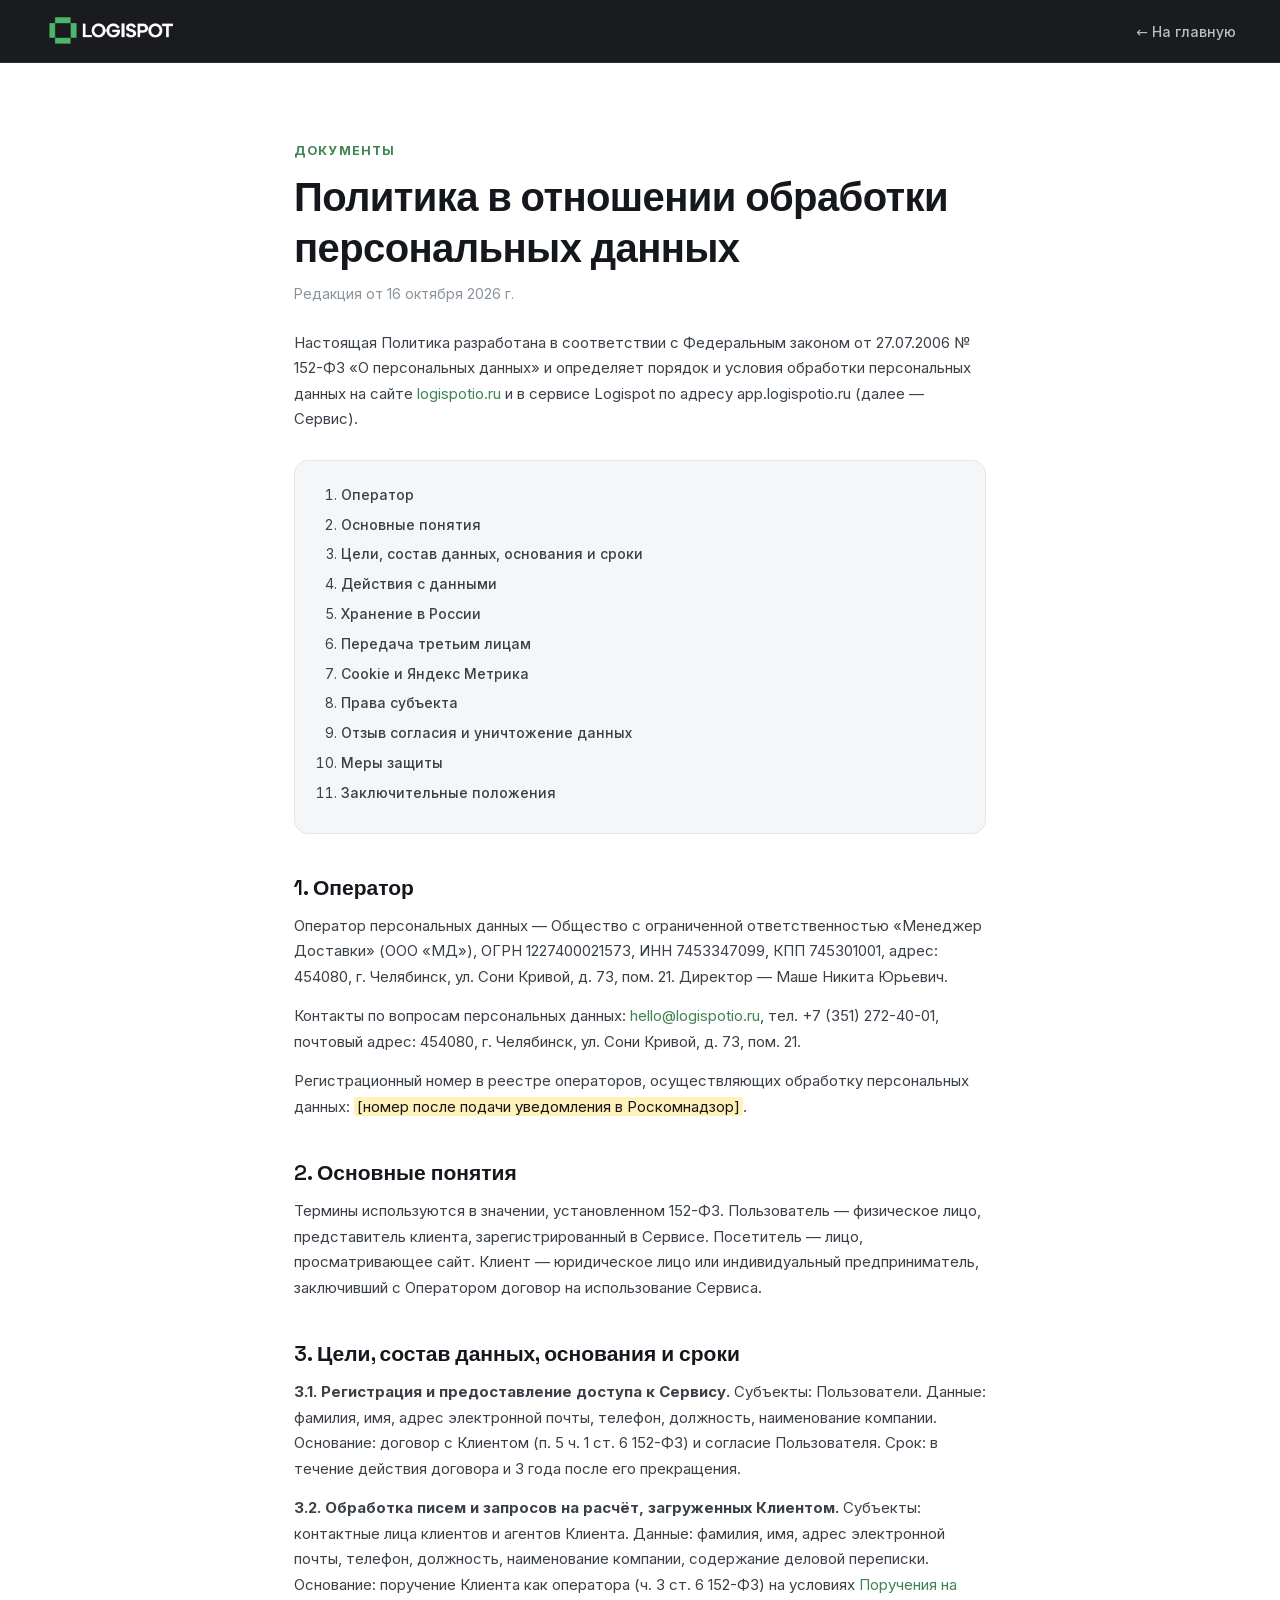
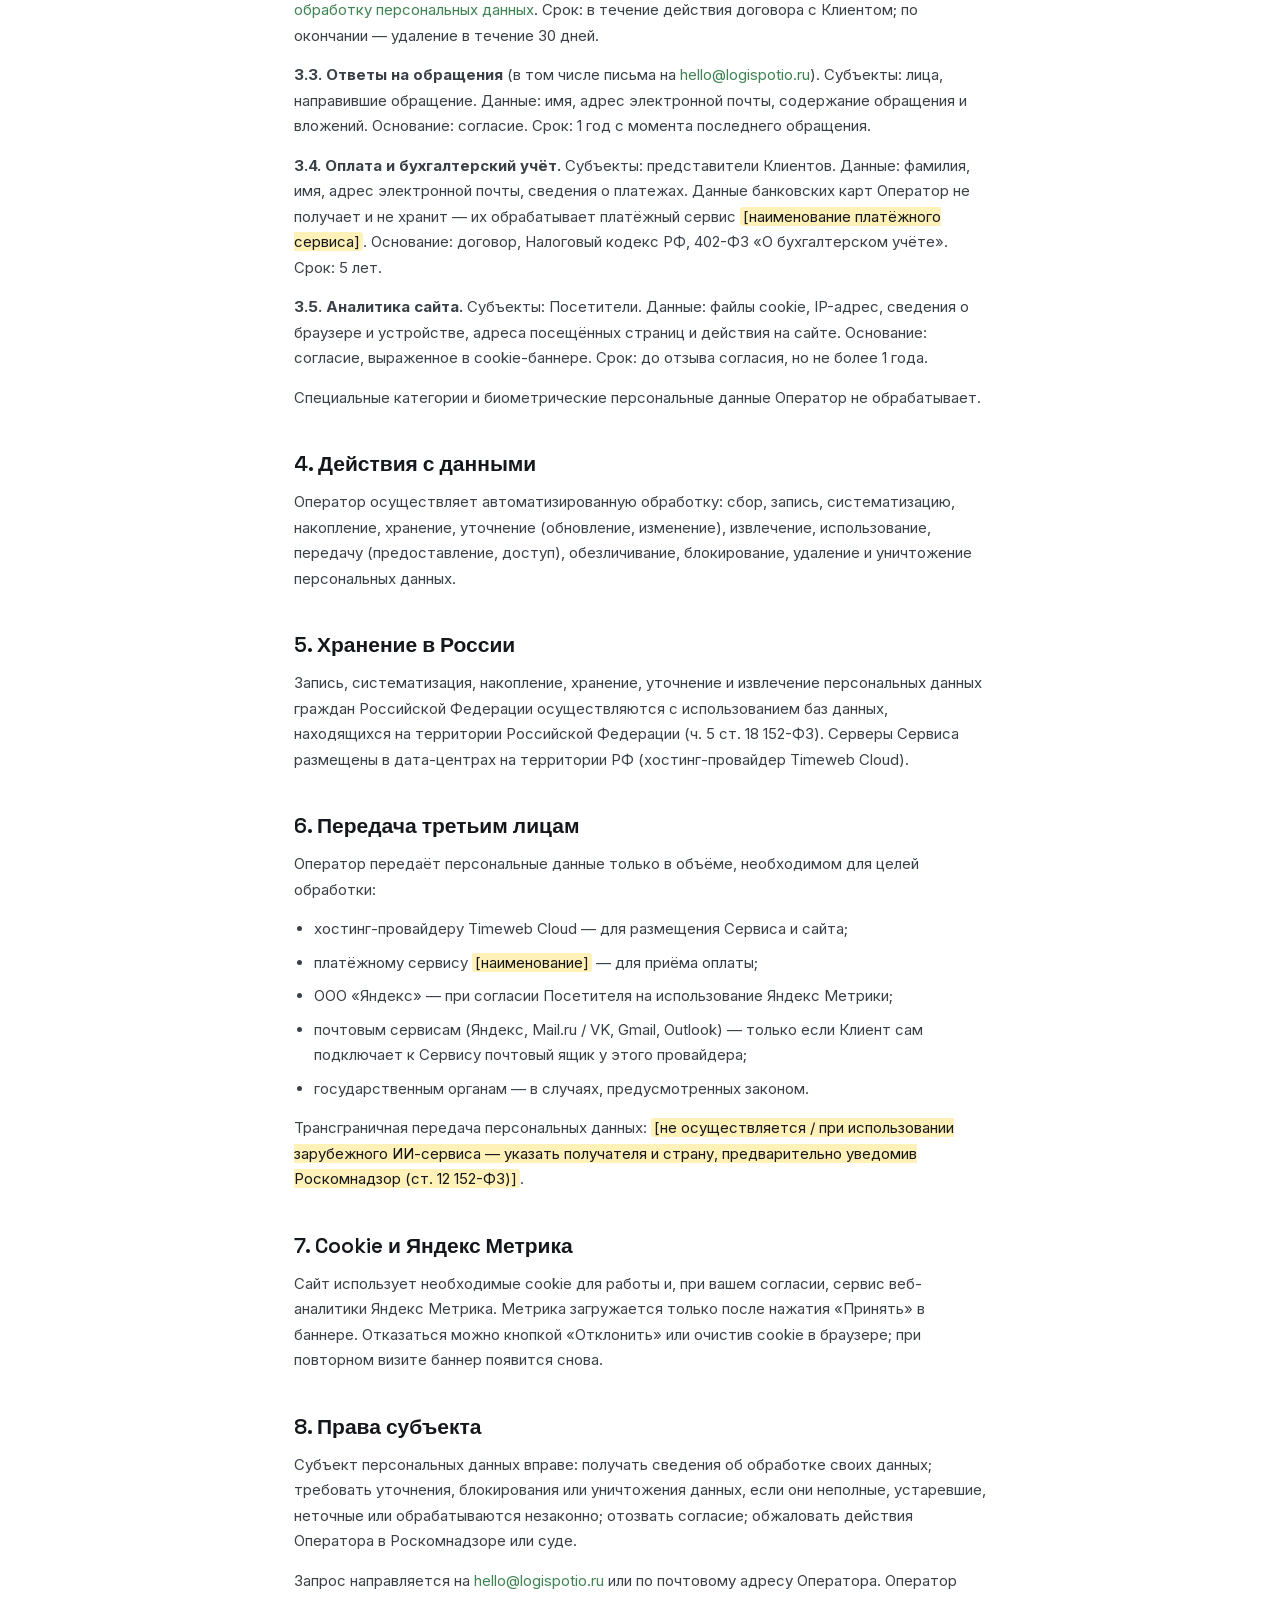
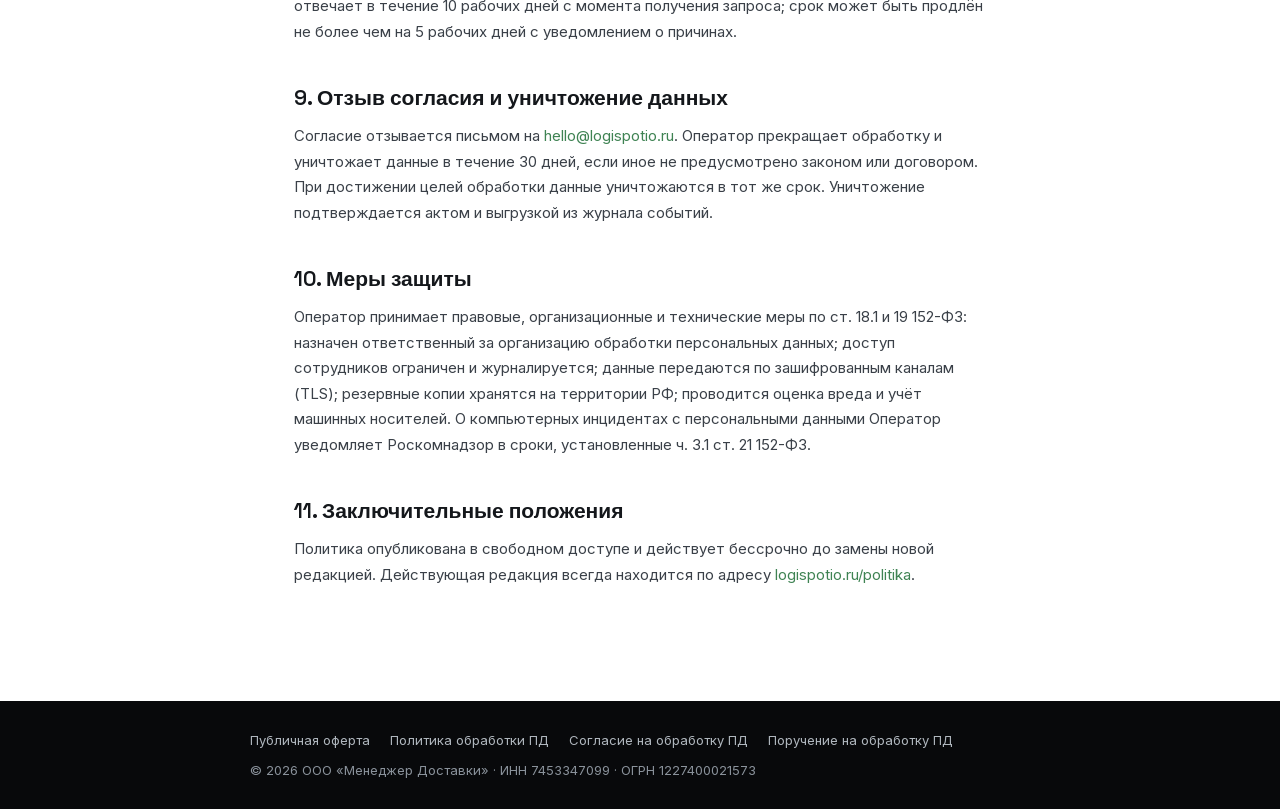
<file: politika.html>
<!DOCTYPE html>
<html lang="ru">
<head>
  <meta charset="utf-8">
  <meta name="viewport" content="width=device-width, initial-scale=1">
  <title>Политика в отношении обработки персональных данных — Logispot</title>
  <meta name="description" content="Политика в отношении обработки персональных данных ООО «Менеджер Доставки» (сервис Logispot).">
  <link rel="canonical" href="https://logispotio.ru/politika.html">
  <link rel="icon" type="image/svg+xml" href="static/img/favicon.svg">
  <link rel="stylesheet" href="static/css/fonts.css?v=20261016a">
  <link rel="stylesheet" href="static/css/styles.css?v=20261016a">
  <style>
    body { background:#fff; }
    a { color:#3F8353; } a:hover { color:#2E6B41; }
    .legal-body { color:#14171B; }
    .legal-body h2 { font-family:'Space Grotesk',sans-serif; font-size:21px; font-weight:600; margin:40px 0 12px; scroll-margin-top:88px; }
    .legal-body p, .legal-body li { font-size:15px; line-height:1.7; color:#3A4048; }
    .legal-body p { margin:0 0 14px; }
    .legal-body ul { padding-left:20px; margin:0 0 14px; }
    .legal-body li { margin-bottom:8px; }
    .toc { background:#F5F6F7; border:1px solid #E4E7EA; border-radius:14px; padding:22px 26px; margin:28px 0 8px; }
    .toc ol { margin:0; padding-left:20px; } .toc li { font-size:14px; margin-bottom:6px; } .toc a { color:#3A4048; font-weight:500; }
  </style>
</head>
<body>
  <nav style="position:sticky;top:0;z-index:60;display:flex;align-items:center;justify-content:space-between;gap:16px;flex-wrap:wrap;padding:14px clamp(16px,4vw,44px);background:rgba(11,13,16,0.94);border-bottom:1px solid rgba(255,255,255,0.07);">
    <a href="./" style="display:flex;align-items:center;"><img src="static/img/logo-white.png" alt="Logispot" style="height:34px;width:auto;display:block;"></a>
    <a href="./" style="font-size:14px;color:#B8BFC7;font-weight:500;text-decoration:none;">← На главную</a>
  </nav>
  <main class="legal-body" style="max-width:780px;margin:0 auto;padding:clamp(48px,7vw,80px) clamp(16px,4vw,44px) 100px;">
    <div style="font-size:12.5px;font-weight:700;letter-spacing:0.09em;color:#3F8353;margin-bottom:14px;">ДОКУМЕНТЫ</div>
    <h1 style="font-family:'Space Grotesk',sans-serif;font-size:clamp(28px,4vw,40px);font-weight:700;letter-spacing:-0.015em;margin:0 0 8px;text-wrap:pretty;">Политика в отношении обработки персональных данных</h1>
    <p style="font-size:14px;color:#8A929B;margin:0 0 24px;">Редакция от 16 октября 2026 г.</p>
    <p>Настоящая Политика разработана в соответствии с Федеральным законом от 27.07.2006 № 152-ФЗ «О персональных данных» и определяет порядок и условия обработки персональных данных на сайте <a href="./">logispotio.ru</a> и в сервисе Logispot по адресу app.logispotio.ru (далее — Сервис).</p>
    <div class="toc"><ol><li><a href="#s1">Оператор</a></li><li><a href="#s2">Основные понятия</a></li><li><a href="#s3">Цели, состав данных, основания и сроки</a></li><li><a href="#s4">Действия с данными</a></li><li><a href="#s5">Хранение в России</a></li><li><a href="#s6">Передача третьим лицам</a></li><li><a href="#s7">Cookie и Яндекс Метрика</a></li><li><a href="#s8">Права субъекта</a></li><li><a href="#s9">Отзыв согласия и уничтожение данных</a></li><li><a href="#s10">Меры защиты</a></li><li><a href="#s11">Заключительные положения</a></li></ol></div>
    <h2 id="s1">1. Оператор</h2>
    <p>Оператор персональных данных — Общество с ограниченной ответственностью «Менеджер Доставки» (ООО «МД»), ОГРН 1227400021573, ИНН 7453347099, КПП 745301001, адрес: 454080, г. Челябинск, ул. Сони Кривой, д. 73, пом. 21. Директор — Маше Никита Юрьевич.</p>
    <p>Контакты по вопросам персональных данных: <a href="mailto:hello@logispotio.ru">hello@logispotio.ru</a>, тел. +7 (351) 272-40-01, почтовый адрес: 454080, г. Челябинск, ул. Сони Кривой, д. 73, пом. 21.</p>
    <p>Регистрационный номер в реестре операторов, осуществляющих обработку персональных данных: <mark style="background:#FFF1B8;color:#14171B;padding:0 3px;border-radius:3px;">[номер после подачи уведомления в Роскомнадзор]</mark>.</p>

    <h2 id="s2">2. Основные понятия</h2>
    <p>Термины используются в значении, установленном 152-ФЗ. Пользователь — физическое лицо, представитель клиента, зарегистрированный в Сервисе. Посетитель — лицо, просматривающее сайт. Клиент — юридическое лицо или индивидуальный предприниматель, заключивший с Оператором договор на использование Сервиса.</p>

    <h2 id="s3">3. Цели, состав данных, основания и сроки</h2>
    <p><strong>3.1. Регистрация и предоставление доступа к Сервису.</strong> Субъекты: Пользователи. Данные: фамилия, имя, адрес электронной почты, телефон, должность, наименование компании. Основание: договор с Клиентом (п. 5 ч. 1 ст. 6 152-ФЗ) и согласие Пользователя. Срок: в течение действия договора и 3 года после его прекращения.</p>
    <p><strong>3.2. Обработка писем и запросов на расчёт, загруженных Клиентом.</strong> Субъекты: контактные лица клиентов и агентов Клиента. Данные: фамилия, имя, адрес электронной почты, телефон, должность, наименование компании, содержание деловой переписки. Основание: поручение Клиента как оператора (ч. 3 ст. 6 152-ФЗ) на условиях <a href="poruchenie.html">Поручения на обработку персональных данных</a>. Срок: в течение действия договора с Клиентом; по окончании — удаление в течение 30 дней.</p>
    <p><strong>3.3. Ответы на обращения</strong> (в том числе письма на <a href="mailto:hello@logispotio.ru">hello@logispotio.ru</a>). Субъекты: лица, направившие обращение. Данные: имя, адрес электронной почты, содержание обращения и вложений. Основание: согласие. Срок: 1 год с момента последнего обращения.</p>
    <p><strong>3.4. Оплата и бухгалтерский учёт.</strong> Субъекты: представители Клиентов. Данные: фамилия, имя, адрес электронной почты, сведения о платежах. Данные банковских карт Оператор не получает и не хранит — их обрабатывает платёжный сервис <mark style="background:#FFF1B8;color:#14171B;padding:0 3px;border-radius:3px;">[наименование платёжного сервиса]</mark>. Основание: договор, Налоговый кодекс РФ, 402-ФЗ «О бухгалтерском учёте». Срок: 5 лет.</p>
    <p><strong>3.5. Аналитика сайта.</strong> Субъекты: Посетители. Данные: файлы cookie, IP-адрес, сведения о браузере и устройстве, адреса посещённых страниц и действия на сайте. Основание: согласие, выраженное в cookie-баннере. Срок: до отзыва согласия, но не более 1 года.</p>
    <p>Специальные категории и биометрические персональные данные Оператор не обрабатывает.</p>

    <h2 id="s4">4. Действия с данными</h2>
    <p>Оператор осуществляет автоматизированную обработку: сбор, запись, систематизацию, накопление, хранение, уточнение (обновление, изменение), извлечение, использование, передачу (предоставление, доступ), обезличивание, блокирование, удаление и уничтожение персональных данных.</p>

    <h2 id="s5">5. Хранение в России</h2>
    <p>Запись, систематизация, накопление, хранение, уточнение и извлечение персональных данных граждан Российской Федерации осуществляются с использованием баз данных, находящихся на территории Российской Федерации (ч. 5 ст. 18 152-ФЗ). Серверы Сервиса размещены в дата-центрах на территории РФ (хостинг-провайдер Timeweb Cloud).</p>

    <h2 id="s6">6. Передача третьим лицам</h2>
    <p>Оператор передаёт персональные данные только в объёме, необходимом для целей обработки:</p>
    <ul><li>хостинг-провайдеру Timeweb Cloud — для размещения Сервиса и сайта;</li><li>платёжному сервису <mark style="background:#FFF1B8;color:#14171B;padding:0 3px;border-radius:3px;">[наименование]</mark> — для приёма оплаты;</li><li>ООО «Яндекс» — при согласии Посетителя на использование Яндекс Метрики;</li><li>почтовым сервисам (Яндекс, Mail.ru / VK, Gmail, Outlook) — только если Клиент сам подключает к Сервису почтовый ящик у этого провайдера;</li><li>государственным органам — в случаях, предусмотренных законом.</li></ul>
    <p>Трансграничная передача персональных данных: <mark style="background:#FFF1B8;color:#14171B;padding:0 3px;border-radius:3px;">[не осуществляется / при использовании зарубежного ИИ-сервиса — указать получателя и страну, предварительно уведомив Роскомнадзор (ст. 12 152-ФЗ)]</mark>.</p>

    <h2 id="s7">7. Cookie и Яндекс Метрика</h2>
    <p>Сайт использует необходимые cookie для работы и, при вашем согласии, сервис веб-аналитики Яндекс Метрика. Метрика загружается только после нажатия «Принять» в баннере. Отказаться можно кнопкой «Отклонить» или очистив cookie в браузере; при повторном визите баннер появится снова.</p>

    <h2 id="s8">8. Права субъекта</h2>
    <p>Субъект персональных данных вправе: получать сведения об обработке своих данных; требовать уточнения, блокирования или уничтожения данных, если они неполные, устаревшие, неточные или обрабатываются незаконно; отозвать согласие; обжаловать действия Оператора в Роскомнадзоре или суде.</p>
    <p>Запрос направляется на <a href="mailto:hello@logispotio.ru">hello@logispotio.ru</a> или по почтовому адресу Оператора. Оператор отвечает в течение 10 рабочих дней с момента получения запроса; срок может быть продлён не более чем на 5 рабочих дней с уведомлением о причинах.</p>

    <h2 id="s9">9. Отзыв согласия и уничтожение данных</h2>
    <p>Согласие отзывается письмом на <a href="mailto:hello@logispotio.ru">hello@logispotio.ru</a>. Оператор прекращает обработку и уничтожает данные в течение 30 дней, если иное не предусмотрено законом или договором. При достижении целей обработки данные уничтожаются в тот же срок. Уничтожение подтверждается актом и выгрузкой из журнала событий.</p>

    <h2 id="s10">10. Меры защиты</h2>
    <p>Оператор принимает правовые, организационные и технические меры по ст. 18.1 и 19 152-ФЗ: назначен ответственный за организацию обработки персональных данных; доступ сотрудников ограничен и журналируется; данные передаются по зашифрованным каналам (TLS); резервные копии хранятся на территории РФ; проводится оценка вреда и учёт машинных носителей. О компьютерных инцидентах с персональными данными Оператор уведомляет Роскомнадзор в сроки, установленные ч. 3.1 ст. 21 152-ФЗ.</p>

    <h2 id="s11">11. Заключительные положения</h2>
    <p>Политика опубликована в свободном доступе и действует бессрочно до замены новой редакцией. Действующая редакция всегда находится по адресу <a href="politika.html">logispotio.ru/politika</a>.</p>
  </main>
  <footer style="background:#08090B;padding:28px clamp(16px,4vw,44px);font-size:13px;line-height:1.7;color:#8A929B;">
    <div style="max-width:780px;margin:0 auto;display:flex;flex-wrap:wrap;gap:8px 20px;">
      <a href="oferta.html" style="color:#B0B7BE;">Публичная оферта</a>
      <a href="politika.html" style="color:#B0B7BE;">Политика обработки ПД</a>
      <a href="soglasie.html" style="color:#B0B7BE;">Согласие на обработку ПД</a>
      <a href="poruchenie.html" style="color:#B0B7BE;">Поручение на обработку ПД</a>
      <span style="flex-basis:100%;">© 2026 ООО «Менеджер Доставки» · ИНН 7453347099 · ОГРН 1227400021573</span>
    </div>
  </footer>
</body>
</html>
</file>
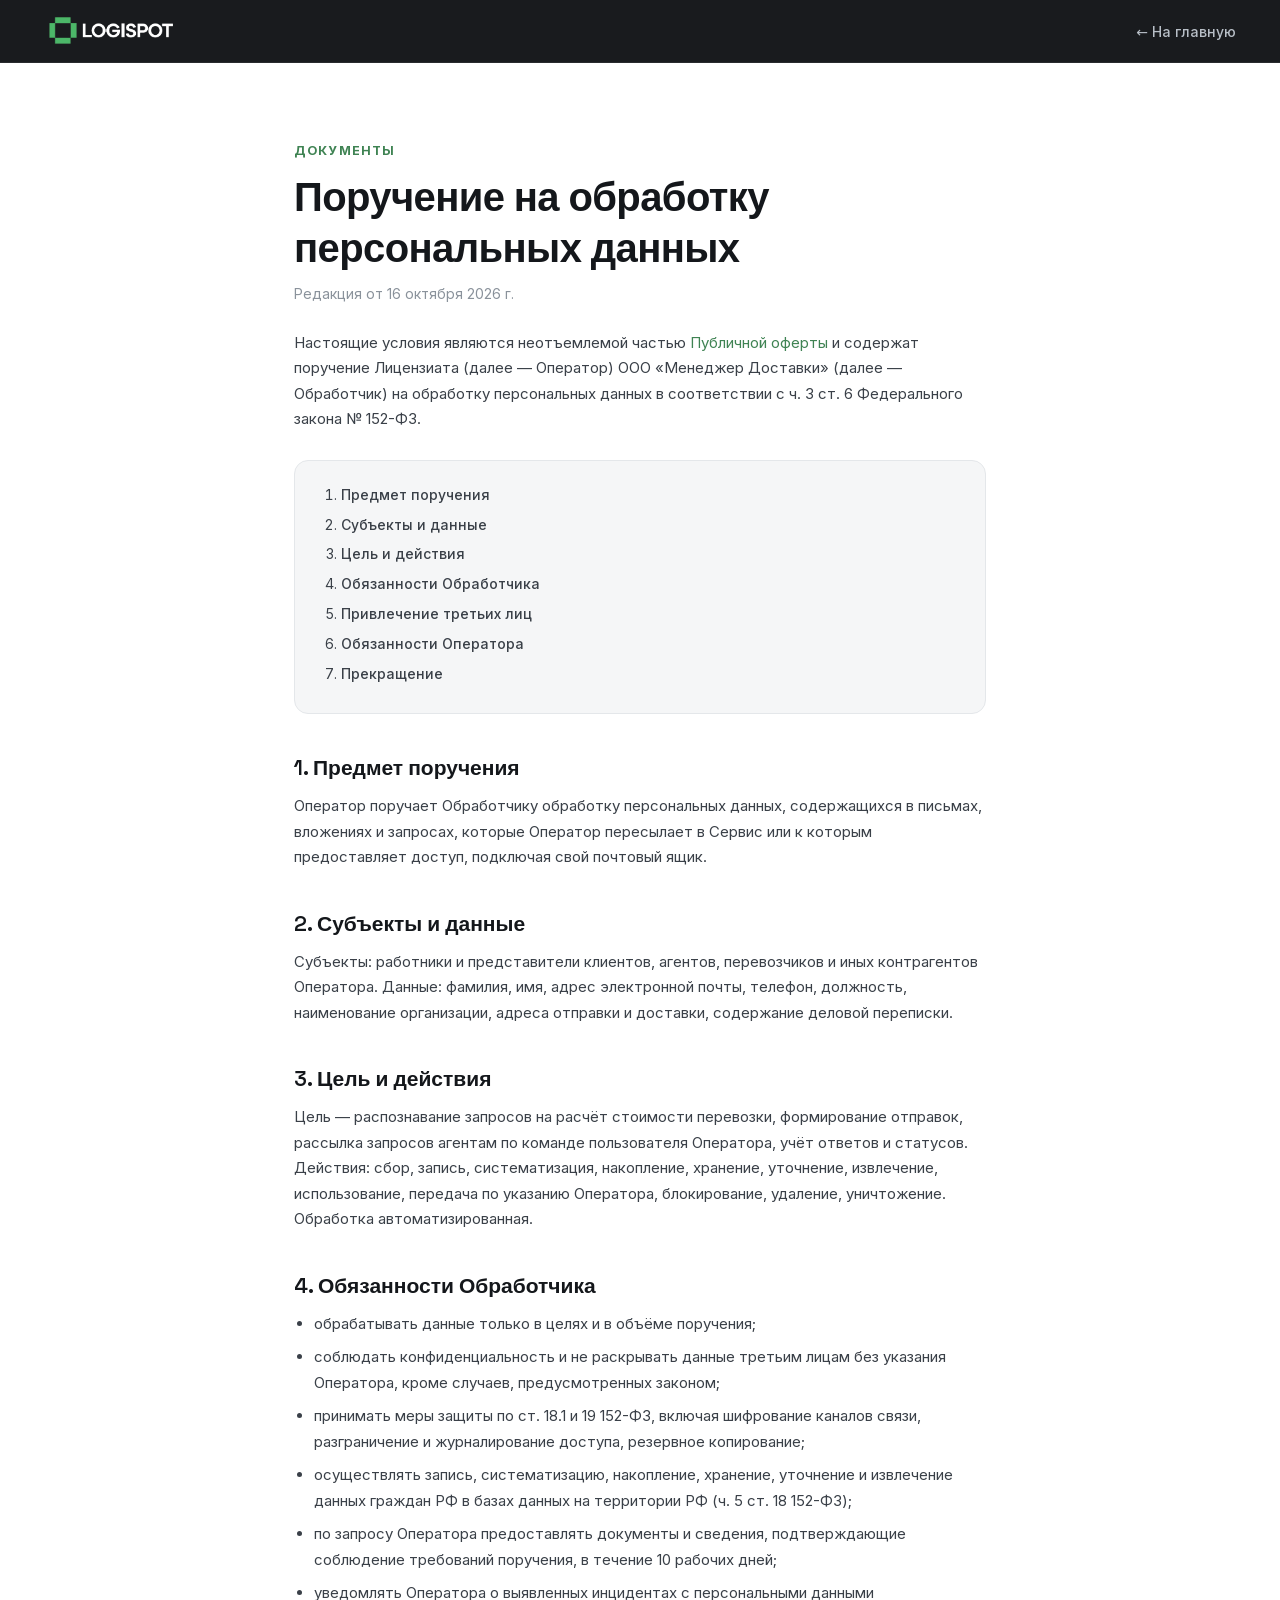
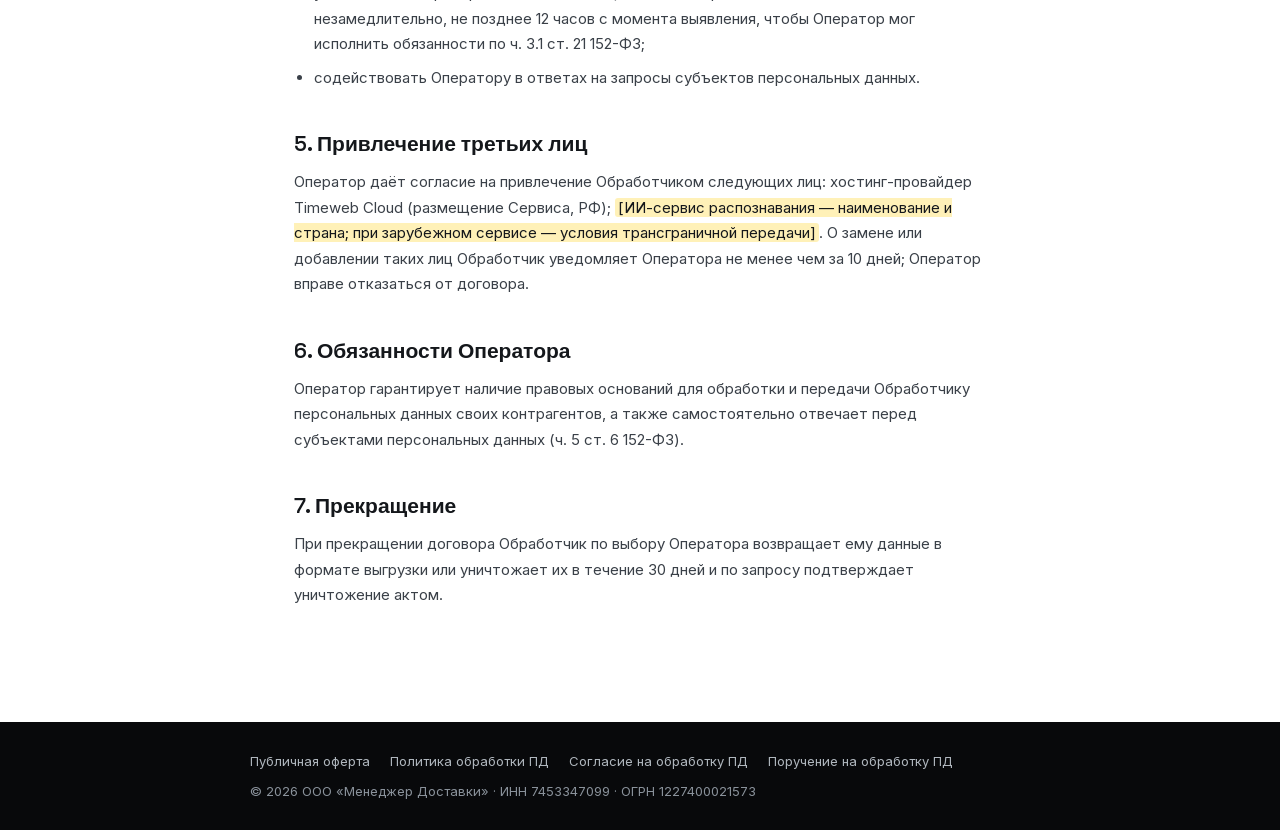
<file: poruchenie.html>
<!DOCTYPE html>
<html lang="ru">
<head>
  <meta charset="utf-8">
  <meta name="viewport" content="width=device-width, initial-scale=1">
  <title>Поручение на обработку персональных данных — Logispot</title>
  <meta name="description" content="Поручение на обработку персональных данных ООО «Менеджер Доставки» (сервис Logispot).">
  <link rel="canonical" href="https://logispotio.ru/poruchenie.html">
  <link rel="icon" type="image/svg+xml" href="static/img/favicon.svg">
  <link rel="stylesheet" href="static/css/fonts.css?v=20261016a">
  <link rel="stylesheet" href="static/css/styles.css?v=20261016a">
  <style>
    body { background:#fff; }
    a { color:#3F8353; } a:hover { color:#2E6B41; }
    .legal-body { color:#14171B; }
    .legal-body h2 { font-family:'Space Grotesk',sans-serif; font-size:21px; font-weight:600; margin:40px 0 12px; scroll-margin-top:88px; }
    .legal-body p, .legal-body li { font-size:15px; line-height:1.7; color:#3A4048; }
    .legal-body p { margin:0 0 14px; }
    .legal-body ul { padding-left:20px; margin:0 0 14px; }
    .legal-body li { margin-bottom:8px; }
    .toc { background:#F5F6F7; border:1px solid #E4E7EA; border-radius:14px; padding:22px 26px; margin:28px 0 8px; }
    .toc ol { margin:0; padding-left:20px; } .toc li { font-size:14px; margin-bottom:6px; } .toc a { color:#3A4048; font-weight:500; }
  </style>
</head>
<body>
  <nav style="position:sticky;top:0;z-index:60;display:flex;align-items:center;justify-content:space-between;gap:16px;flex-wrap:wrap;padding:14px clamp(16px,4vw,44px);background:rgba(11,13,16,0.94);border-bottom:1px solid rgba(255,255,255,0.07);">
    <a href="./" style="display:flex;align-items:center;"><img src="static/img/logo-white.png" alt="Logispot" style="height:34px;width:auto;display:block;"></a>
    <a href="./" style="font-size:14px;color:#B8BFC7;font-weight:500;text-decoration:none;">← На главную</a>
  </nav>
  <main class="legal-body" style="max-width:780px;margin:0 auto;padding:clamp(48px,7vw,80px) clamp(16px,4vw,44px) 100px;">
    <div style="font-size:12.5px;font-weight:700;letter-spacing:0.09em;color:#3F8353;margin-bottom:14px;">ДОКУМЕНТЫ</div>
    <h1 style="font-family:'Space Grotesk',sans-serif;font-size:clamp(28px,4vw,40px);font-weight:700;letter-spacing:-0.015em;margin:0 0 8px;text-wrap:pretty;">Поручение на обработку персональных данных</h1>
    <p style="font-size:14px;color:#8A929B;margin:0 0 24px;">Редакция от 16 октября 2026 г.</p>
    <p>Настоящие условия являются неотъемлемой частью <a href="oferta.html">Публичной оферты</a> и содержат поручение Лицензиата (далее — Оператор) ООО «Менеджер Доставки» (далее — Обработчик) на обработку персональных данных в соответствии с ч. 3 ст. 6 Федерального закона № 152-ФЗ.</p>
    <div class="toc"><ol><li><a href="#s1">Предмет поручения</a></li><li><a href="#s2">Субъекты и данные</a></li><li><a href="#s3">Цель и действия</a></li><li><a href="#s4">Обязанности Обработчика</a></li><li><a href="#s5">Привлечение третьих лиц</a></li><li><a href="#s6">Обязанности Оператора</a></li><li><a href="#s7">Прекращение</a></li></ol></div>
    <h2 id="s1">1. Предмет поручения</h2>
    <p>Оператор поручает Обработчику обработку персональных данных, содержащихся в письмах, вложениях и запросах, которые Оператор пересылает в Сервис или к которым предоставляет доступ, подключая свой почтовый ящик.</p>

    <h2 id="s2">2. Субъекты и данные</h2>
    <p>Субъекты: работники и представители клиентов, агентов, перевозчиков и иных контрагентов Оператора. Данные: фамилия, имя, адрес электронной почты, телефон, должность, наименование организации, адреса отправки и доставки, содержание деловой переписки.</p>

    <h2 id="s3">3. Цель и действия</h2>
    <p>Цель — распознавание запросов на расчёт стоимости перевозки, формирование отправок, рассылка запросов агентам по команде пользователя Оператора, учёт ответов и статусов. Действия: сбор, запись, систематизация, накопление, хранение, уточнение, извлечение, использование, передача по указанию Оператора, блокирование, удаление, уничтожение. Обработка автоматизированная.</p>

    <h2 id="s4">4. Обязанности Обработчика</h2>
    <ul><li>обрабатывать данные только в целях и в объёме поручения;</li><li>соблюдать конфиденциальность и не раскрывать данные третьим лицам без указания Оператора, кроме случаев, предусмотренных законом;</li><li>принимать меры защиты по ст. 18.1 и 19 152-ФЗ, включая шифрование каналов связи, разграничение и журналирование доступа, резервное копирование;</li><li>осуществлять запись, систематизацию, накопление, хранение, уточнение и извлечение данных граждан РФ в базах данных на территории РФ (ч. 5 ст. 18 152-ФЗ);</li><li>по запросу Оператора предоставлять документы и сведения, подтверждающие соблюдение требований поручения, в течение 10 рабочих дней;</li><li>уведомлять Оператора о выявленных инцидентах с персональными данными незамедлительно, не позднее 12 часов с момента выявления, чтобы Оператор мог исполнить обязанности по ч. 3.1 ст. 21 152-ФЗ;</li><li>содействовать Оператору в ответах на запросы субъектов персональных данных.</li></ul>

    <h2 id="s5">5. Привлечение третьих лиц</h2>
    <p>Оператор даёт согласие на привлечение Обработчиком следующих лиц: хостинг-провайдер Timeweb Cloud (размещение Сервиса, РФ); <mark style="background:#FFF1B8;color:#14171B;padding:0 3px;border-radius:3px;">[ИИ-сервис распознавания — наименование и страна; при зарубежном сервисе — условия трансграничной передачи]</mark>. О замене или добавлении таких лиц Обработчик уведомляет Оператора не менее чем за 10 дней; Оператор вправе отказаться от договора.</p>

    <h2 id="s6">6. Обязанности Оператора</h2>
    <p>Оператор гарантирует наличие правовых оснований для обработки и передачи Обработчику персональных данных своих контрагентов, а также самостоятельно отвечает перед субъектами персональных данных (ч. 5 ст. 6 152-ФЗ).</p>

    <h2 id="s7">7. Прекращение</h2>
    <p>При прекращении договора Обработчик по выбору Оператора возвращает ему данные в формате выгрузки или уничтожает их в течение 30 дней и по запросу подтверждает уничтожение актом.</p>
  </main>
  <footer style="background:#08090B;padding:28px clamp(16px,4vw,44px);font-size:13px;line-height:1.7;color:#8A929B;">
    <div style="max-width:780px;margin:0 auto;display:flex;flex-wrap:wrap;gap:8px 20px;">
      <a href="oferta.html" style="color:#B0B7BE;">Публичная оферта</a>
      <a href="politika.html" style="color:#B0B7BE;">Политика обработки ПД</a>
      <a href="soglasie.html" style="color:#B0B7BE;">Согласие на обработку ПД</a>
      <a href="poruchenie.html" style="color:#B0B7BE;">Поручение на обработку ПД</a>
      <span style="flex-basis:100%;">© 2026 ООО «Менеджер Доставки» · ИНН 7453347099 · ОГРН 1227400021573</span>
    </div>
  </footer>
</body>
</html>
</file>
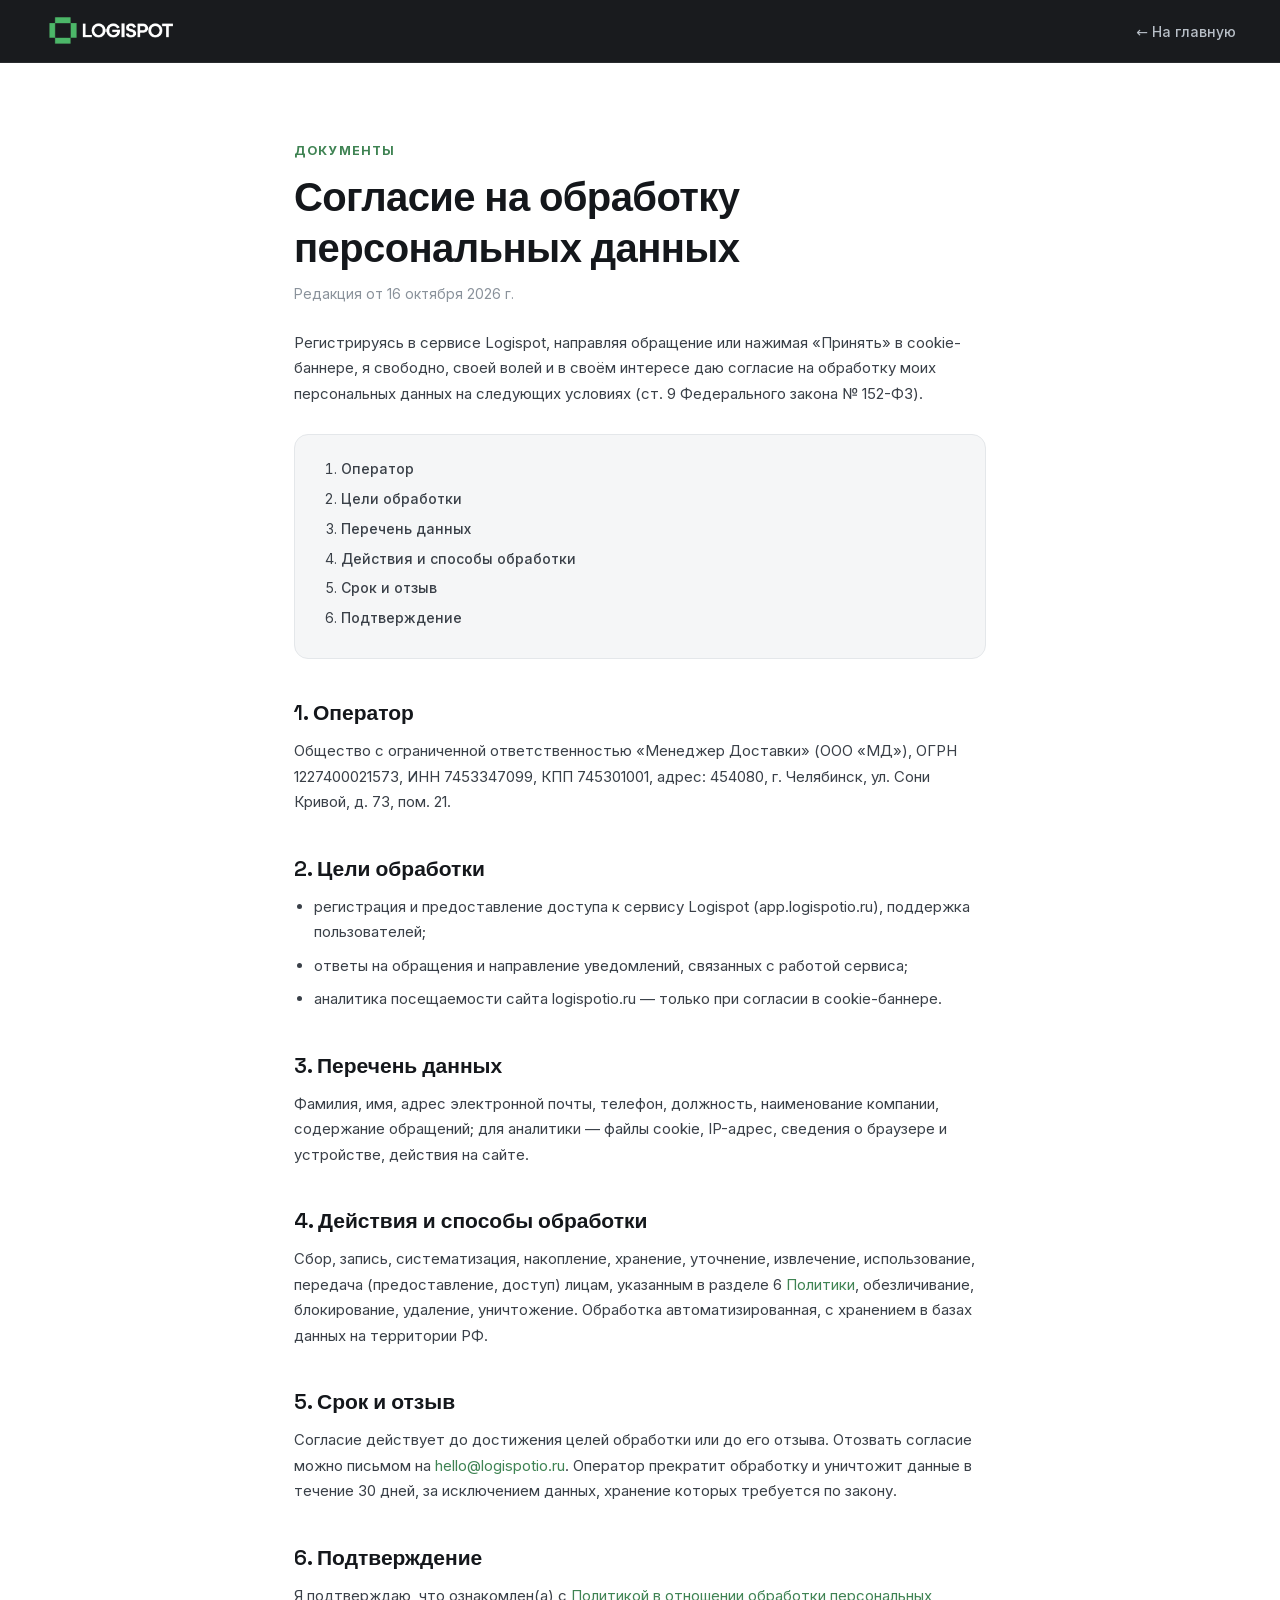
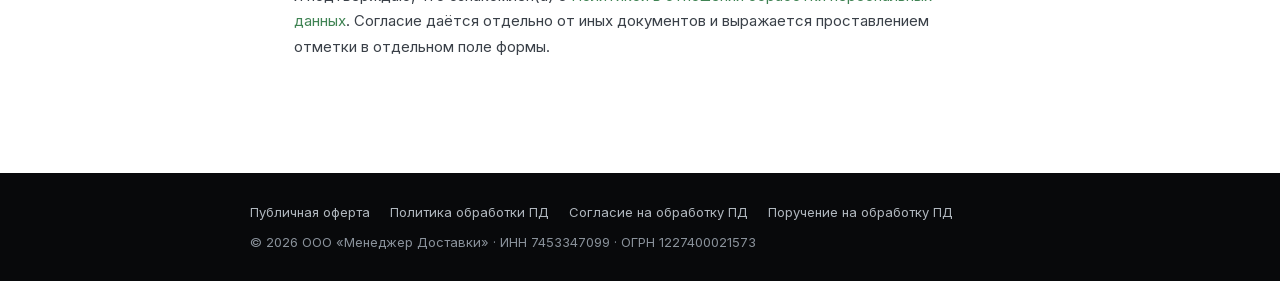
<file: soglasie.html>
<!DOCTYPE html>
<html lang="ru">
<head>
  <meta charset="utf-8">
  <meta name="viewport" content="width=device-width, initial-scale=1">
  <title>Согласие на обработку персональных данных — Logispot</title>
  <meta name="description" content="Согласие на обработку персональных данных ООО «Менеджер Доставки» (сервис Logispot).">
  <link rel="canonical" href="https://logispotio.ru/soglasie.html">
  <link rel="icon" type="image/svg+xml" href="static/img/favicon.svg">
  <link rel="stylesheet" href="static/css/fonts.css?v=20261016a">
  <link rel="stylesheet" href="static/css/styles.css?v=20261016a">
  <style>
    body { background:#fff; }
    a { color:#3F8353; } a:hover { color:#2E6B41; }
    .legal-body { color:#14171B; }
    .legal-body h2 { font-family:'Space Grotesk',sans-serif; font-size:21px; font-weight:600; margin:40px 0 12px; scroll-margin-top:88px; }
    .legal-body p, .legal-body li { font-size:15px; line-height:1.7; color:#3A4048; }
    .legal-body p { margin:0 0 14px; }
    .legal-body ul { padding-left:20px; margin:0 0 14px; }
    .legal-body li { margin-bottom:8px; }
    .toc { background:#F5F6F7; border:1px solid #E4E7EA; border-radius:14px; padding:22px 26px; margin:28px 0 8px; }
    .toc ol { margin:0; padding-left:20px; } .toc li { font-size:14px; margin-bottom:6px; } .toc a { color:#3A4048; font-weight:500; }
  </style>
</head>
<body>
  <nav style="position:sticky;top:0;z-index:60;display:flex;align-items:center;justify-content:space-between;gap:16px;flex-wrap:wrap;padding:14px clamp(16px,4vw,44px);background:rgba(11,13,16,0.94);border-bottom:1px solid rgba(255,255,255,0.07);">
    <a href="./" style="display:flex;align-items:center;"><img src="static/img/logo-white.png" alt="Logispot" style="height:34px;width:auto;display:block;"></a>
    <a href="./" style="font-size:14px;color:#B8BFC7;font-weight:500;text-decoration:none;">← На главную</a>
  </nav>
  <main class="legal-body" style="max-width:780px;margin:0 auto;padding:clamp(48px,7vw,80px) clamp(16px,4vw,44px) 100px;">
    <div style="font-size:12.5px;font-weight:700;letter-spacing:0.09em;color:#3F8353;margin-bottom:14px;">ДОКУМЕНТЫ</div>
    <h1 style="font-family:'Space Grotesk',sans-serif;font-size:clamp(28px,4vw,40px);font-weight:700;letter-spacing:-0.015em;margin:0 0 8px;text-wrap:pretty;">Согласие на обработку персональных данных</h1>
    <p style="font-size:14px;color:#8A929B;margin:0 0 24px;">Редакция от 16 октября 2026 г.</p>
    <p>Регистрируясь в сервисе Logispot, направляя обращение или нажимая «Принять» в cookie-баннере, я свободно, своей волей и в своём интересе даю согласие на обработку моих персональных данных на следующих условиях (ст. 9 Федерального закона № 152-ФЗ).</p>
    <div class="toc"><ol><li><a href="#s1">Оператор</a></li><li><a href="#s2">Цели обработки</a></li><li><a href="#s3">Перечень данных</a></li><li><a href="#s4">Действия и способы обработки</a></li><li><a href="#s5">Срок и отзыв</a></li><li><a href="#s6">Подтверждение</a></li></ol></div>
    <h2 id="s1">1. Оператор</h2>
    <p>Общество с ограниченной ответственностью «Менеджер Доставки» (ООО «МД»), ОГРН 1227400021573, ИНН 7453347099, КПП 745301001, адрес: 454080, г. Челябинск, ул. Сони Кривой, д. 73, пом. 21.</p>

    <h2 id="s2">2. Цели обработки</h2>
    <ul><li>регистрация и предоставление доступа к сервису Logispot (app.logispotio.ru), поддержка пользователей;</li><li>ответы на обращения и направление уведомлений, связанных с работой сервиса;</li><li>аналитика посещаемости сайта logispotio.ru — только при согласии в cookie-баннере.</li></ul>

    <h2 id="s3">3. Перечень данных</h2>
    <p>Фамилия, имя, адрес электронной почты, телефон, должность, наименование компании, содержание обращений; для аналитики — файлы cookie, IP-адрес, сведения о браузере и устройстве, действия на сайте.</p>

    <h2 id="s4">4. Действия и способы обработки</h2>
    <p>Сбор, запись, систематизация, накопление, хранение, уточнение, извлечение, использование, передача (предоставление, доступ) лицам, указанным в разделе 6 <a href="politika.html">Политики</a>, обезличивание, блокирование, удаление, уничтожение. Обработка автоматизированная, с хранением в базах данных на территории РФ.</p>

    <h2 id="s5">5. Срок и отзыв</h2>
    <p>Согласие действует до достижения целей обработки или до его отзыва. Отозвать согласие можно письмом на <a href="mailto:hello@logispotio.ru">hello@logispotio.ru</a>. Оператор прекратит обработку и уничтожит данные в течение 30 дней, за исключением данных, хранение которых требуется по закону.</p>

    <h2 id="s6">6. Подтверждение</h2>
    <p>Я подтверждаю, что ознакомлен(а) с <a href="politika.html">Политикой в отношении обработки персональных данных</a>. Согласие даётся отдельно от иных документов и выражается проставлением отметки в отдельном поле формы.</p>
  </main>
  <footer style="background:#08090B;padding:28px clamp(16px,4vw,44px);font-size:13px;line-height:1.7;color:#8A929B;">
    <div style="max-width:780px;margin:0 auto;display:flex;flex-wrap:wrap;gap:8px 20px;">
      <a href="oferta.html" style="color:#B0B7BE;">Публичная оферта</a>
      <a href="politika.html" style="color:#B0B7BE;">Политика обработки ПД</a>
      <a href="soglasie.html" style="color:#B0B7BE;">Согласие на обработку ПД</a>
      <a href="poruchenie.html" style="color:#B0B7BE;">Поручение на обработку ПД</a>
      <span style="flex-basis:100%;">© 2026 ООО «Менеджер Доставки» · ИНН 7453347099 · ОГРН 1227400021573</span>
    </div>
  </footer>
</body>
</html>
</file>
<file: static/css/fonts.css>
/* cyrillic-ext */
@font-face {
  font-family: 'Inter';
  font-style: normal;
  font-weight: 400;
  font-display: swap;
  src: url(../fonts/inter-cyrillic-ext-0.woff2) format('woff2');
  unicode-range: U+0460-052F, U+1C80-1C8A, U+20B4, U+2DE0-2DFF, U+A640-A69F, U+FE2E-FE2F;
}
/* cyrillic */
@font-face {
  font-family: 'Inter';
  font-style: normal;
  font-weight: 400;
  font-display: swap;
  src: url(../fonts/inter-cyrillic-1.woff2) format('woff2');
  unicode-range: U+0301, U+0400-045F, U+0490-0491, U+04B0-04B1, U+2116;
}
/* latin-ext */
@font-face {
  font-family: 'Inter';
  font-style: normal;
  font-weight: 400;
  font-display: swap;
  src: url(../fonts/inter-latin-ext-2.woff2) format('woff2');
  unicode-range: U+0100-02BA, U+02BD-02C5, U+02C7-02CC, U+02CE-02D7, U+02DD-02FF, U+0304, U+0308, U+0329, U+1D00-1DBF, U+1E00-1E9F, U+1EF2-1EFF, U+2020, U+20A0-20AB, U+20AD-20C4, U+2113, U+2C60-2C7F, U+A720-A7FF;
}
/* latin */
@font-face {
  font-family: 'Inter';
  font-style: normal;
  font-weight: 400;
  font-display: swap;
  src: url(../fonts/inter-latin-3.woff2) format('woff2');
  unicode-range: U+0000-00FF, U+0131, U+0152-0153, U+02BB-02BC, U+02C6, U+02DA, U+02DC, U+0304, U+0308, U+0329, U+2000-206F, U+20AC, U+2122, U+2191, U+2193, U+2212, U+2215, U+FEFF, U+FFFD;
}
/* cyrillic-ext */
@font-face {
  font-family: 'Inter';
  font-style: normal;
  font-weight: 500;
  font-display: swap;
  src: url(../fonts/inter-cyrillic-ext-0.woff2) format('woff2');
  unicode-range: U+0460-052F, U+1C80-1C8A, U+20B4, U+2DE0-2DFF, U+A640-A69F, U+FE2E-FE2F;
}
/* cyrillic */
@font-face {
  font-family: 'Inter';
  font-style: normal;
  font-weight: 500;
  font-display: swap;
  src: url(../fonts/inter-cyrillic-1.woff2) format('woff2');
  unicode-range: U+0301, U+0400-045F, U+0490-0491, U+04B0-04B1, U+2116;
}
/* latin-ext */
@font-face {
  font-family: 'Inter';
  font-style: normal;
  font-weight: 500;
  font-display: swap;
  src: url(../fonts/inter-latin-ext-2.woff2) format('woff2');
  unicode-range: U+0100-02BA, U+02BD-02C5, U+02C7-02CC, U+02CE-02D7, U+02DD-02FF, U+0304, U+0308, U+0329, U+1D00-1DBF, U+1E00-1E9F, U+1EF2-1EFF, U+2020, U+20A0-20AB, U+20AD-20C4, U+2113, U+2C60-2C7F, U+A720-A7FF;
}
/* latin */
@font-face {
  font-family: 'Inter';
  font-style: normal;
  font-weight: 500;
  font-display: swap;
  src: url(../fonts/inter-latin-3.woff2) format('woff2');
  unicode-range: U+0000-00FF, U+0131, U+0152-0153, U+02BB-02BC, U+02C6, U+02DA, U+02DC, U+0304, U+0308, U+0329, U+2000-206F, U+20AC, U+2122, U+2191, U+2193, U+2212, U+2215, U+FEFF, U+FFFD;
}
/* cyrillic-ext */
@font-face {
  font-family: 'Inter';
  font-style: normal;
  font-weight: 600;
  font-display: swap;
  src: url(../fonts/inter-cyrillic-ext-0.woff2) format('woff2');
  unicode-range: U+0460-052F, U+1C80-1C8A, U+20B4, U+2DE0-2DFF, U+A640-A69F, U+FE2E-FE2F;
}
/* cyrillic */
@font-face {
  font-family: 'Inter';
  font-style: normal;
  font-weight: 600;
  font-display: swap;
  src: url(../fonts/inter-cyrillic-1.woff2) format('woff2');
  unicode-range: U+0301, U+0400-045F, U+0490-0491, U+04B0-04B1, U+2116;
}
/* latin-ext */
@font-face {
  font-family: 'Inter';
  font-style: normal;
  font-weight: 600;
  font-display: swap;
  src: url(../fonts/inter-latin-ext-2.woff2) format('woff2');
  unicode-range: U+0100-02BA, U+02BD-02C5, U+02C7-02CC, U+02CE-02D7, U+02DD-02FF, U+0304, U+0308, U+0329, U+1D00-1DBF, U+1E00-1E9F, U+1EF2-1EFF, U+2020, U+20A0-20AB, U+20AD-20C4, U+2113, U+2C60-2C7F, U+A720-A7FF;
}
/* latin */
@font-face {
  font-family: 'Inter';
  font-style: normal;
  font-weight: 600;
  font-display: swap;
  src: url(../fonts/inter-latin-3.woff2) format('woff2');
  unicode-range: U+0000-00FF, U+0131, U+0152-0153, U+02BB-02BC, U+02C6, U+02DA, U+02DC, U+0304, U+0308, U+0329, U+2000-206F, U+20AC, U+2122, U+2191, U+2193, U+2212, U+2215, U+FEFF, U+FFFD;
}
/* cyrillic-ext */
@font-face {
  font-family: 'Inter';
  font-style: normal;
  font-weight: 700;
  font-display: swap;
  src: url(../fonts/inter-cyrillic-ext-0.woff2) format('woff2');
  unicode-range: U+0460-052F, U+1C80-1C8A, U+20B4, U+2DE0-2DFF, U+A640-A69F, U+FE2E-FE2F;
}
/* cyrillic */
@font-face {
  font-family: 'Inter';
  font-style: normal;
  font-weight: 700;
  font-display: swap;
  src: url(../fonts/inter-cyrillic-1.woff2) format('woff2');
  unicode-range: U+0301, U+0400-045F, U+0490-0491, U+04B0-04B1, U+2116;
}
/* latin-ext */
@font-face {
  font-family: 'Inter';
  font-style: normal;
  font-weight: 700;
  font-display: swap;
  src: url(../fonts/inter-latin-ext-2.woff2) format('woff2');
  unicode-range: U+0100-02BA, U+02BD-02C5, U+02C7-02CC, U+02CE-02D7, U+02DD-02FF, U+0304, U+0308, U+0329, U+1D00-1DBF, U+1E00-1E9F, U+1EF2-1EFF, U+2020, U+20A0-20AB, U+20AD-20C4, U+2113, U+2C60-2C7F, U+A720-A7FF;
}
/* latin */
@font-face {
  font-family: 'Inter';
  font-style: normal;
  font-weight: 700;
  font-display: swap;
  src: url(../fonts/inter-latin-3.woff2) format('woff2');
  unicode-range: U+0000-00FF, U+0131, U+0152-0153, U+02BB-02BC, U+02C6, U+02DA, U+02DC, U+0304, U+0308, U+0329, U+2000-206F, U+20AC, U+2122, U+2191, U+2193, U+2212, U+2215, U+FEFF, U+FFFD;
}
/* latin-ext */
@font-face {
  font-family: 'Space Grotesk';
  font-style: normal;
  font-weight: 500;
  font-display: swap;
  src: url(../fonts/spacegrotesk-latin-ext-4.woff2) format('woff2');
  unicode-range: U+0100-02BA, U+02BD-02C5, U+02C7-02CC, U+02CE-02D7, U+02DD-02FF, U+0304, U+0308, U+0329, U+1D00-1DBF, U+1E00-1E9F, U+1EF2-1EFF, U+2020, U+20A0-20AB, U+20AD-20C4, U+2113, U+2C60-2C7F, U+A720-A7FF;
}
/* latin */
@font-face {
  font-family: 'Space Grotesk';
  font-style: normal;
  font-weight: 500;
  font-display: swap;
  src: url(../fonts/spacegrotesk-latin-5.woff2) format('woff2');
  unicode-range: U+0000-00FF, U+0131, U+0152-0153, U+02BB-02BC, U+02C6, U+02DA, U+02DC, U+0304, U+0308, U+0329, U+2000-206F, U+20AC, U+2122, U+2191, U+2193, U+2212, U+2215, U+FEFF, U+FFFD;
}
/* latin-ext */
@font-face {
  font-family: 'Space Grotesk';
  font-style: normal;
  font-weight: 600;
  font-display: swap;
  src: url(../fonts/spacegrotesk-latin-ext-4.woff2) format('woff2');
  unicode-range: U+0100-02BA, U+02BD-02C5, U+02C7-02CC, U+02CE-02D7, U+02DD-02FF, U+0304, U+0308, U+0329, U+1D00-1DBF, U+1E00-1E9F, U+1EF2-1EFF, U+2020, U+20A0-20AB, U+20AD-20C4, U+2113, U+2C60-2C7F, U+A720-A7FF;
}
/* latin */
@font-face {
  font-family: 'Space Grotesk';
  font-style: normal;
  font-weight: 600;
  font-display: swap;
  src: url(../fonts/spacegrotesk-latin-5.woff2) format('woff2');
  unicode-range: U+0000-00FF, U+0131, U+0152-0153, U+02BB-02BC, U+02C6, U+02DA, U+02DC, U+0304, U+0308, U+0329, U+2000-206F, U+20AC, U+2122, U+2191, U+2193, U+2212, U+2215, U+FEFF, U+FFFD;
}
/* latin-ext */
@font-face {
  font-family: 'Space Grotesk';
  font-style: normal;
  font-weight: 700;
  font-display: swap;
  src: url(../fonts/spacegrotesk-latin-ext-4.woff2) format('woff2');
  unicode-range: U+0100-02BA, U+02BD-02C5, U+02C7-02CC, U+02CE-02D7, U+02DD-02FF, U+0304, U+0308, U+0329, U+1D00-1DBF, U+1E00-1E9F, U+1EF2-1EFF, U+2020, U+20A0-20AB, U+20AD-20C4, U+2113, U+2C60-2C7F, U+A720-A7FF;
}
/* latin */
@font-face {
  font-family: 'Space Grotesk';
  font-style: normal;
  font-weight: 700;
  font-display: swap;
  src: url(../fonts/spacegrotesk-latin-5.woff2) format('woff2');
  unicode-range: U+0000-00FF, U+0131, U+0152-0153, U+02BB-02BC, U+02C6, U+02DA, U+02DC, U+0304, U+0308, U+0329, U+2000-206F, U+20AC, U+2122, U+2191, U+2193, U+2212, U+2215, U+FEFF, U+FFFD;
}
</file>
<file: static/css/styles.css>
/* Logispot landing — global styles */

*, *::before, *::after { box-sizing: border-box; }

html { scroll-behavior: smooth; }

body {
  margin: 0;
  background: #0B0D10;
  color: #E9ECEF;
  font-family: 'Inter', system-ui, sans-serif;
  -webkit-font-smoothing: antialiased;
  text-rendering: optimizeLegibility;
  overflow-x: hidden;
}

a { color: #4C9A63; text-decoration: none; }
a:hover { color: #3F8353; }

input:focus, select:focus, textarea:focus {
  outline: none;
  border-color: #5FBE7C !important;
}

button { font-family: inherit; }

/* Animations */
@keyframes lpfloat { 0%, 100% { transform: translateY(0); } 50% { transform: translateY(-9px); } }
@keyframes lppulse { 0%, 100% { opacity: .55; } 50% { opacity: 1; } }

/* Scroll reveal */
[data-reveal] {
  opacity: 0;
  transform: translateY(28px);
  transition: opacity .7s cubic-bezier(.16, 1, .3, 1), transform .7s cubic-bezier(.16, 1, .3, 1);
}
[data-reveal].is-visible { opacity: 1; transform: none; }

/* Card & button hover */
.lp-card {
  transition: transform .25s cubic-bezier(.16,1,.3,1), box-shadow .25s ease, border-color .25s ease;
}
.lp-card:hover {
  transform: translateY(-5px);
  box-shadow: 0 16px 32px rgba(16,24,32,0.12);
  border-color: #3F8353 !important;
}
.lp-btn-primary {
  transition: background-color .2s ease, color .2s ease;
}
.lp-btn-primary:hover {
  background-color: #3F8353 !important;
  color: #fff !important;
}
.lp-btn-secondary {
  transition: background-color .2s ease, border-color .2s ease;
}
.lp-btn-secondary:hover {
  background-color: rgba(255,255,255,0.14) !important;
  border-color: rgba(255,255,255,0.32) !important;
}

/* Nav / footer links */
a.lp-nav-link {
  transition: color .2s ease;
}
a.lp-nav-link:hover {
  color: #5FBE7C !important;
}

/* FAQ chevron */
.lp-faq-chev {
  transition: background-color .2s ease, color .2s ease, transform .3s ease;
}
.lp-faq-btn:hover .lp-faq-chev {
  background-color: #DFF3E4 !important;
  color: #2F6B41 !important;
}

@media (prefers-reduced-motion: reduce) {
  html { scroll-behavior: auto; }
  [data-reveal] { opacity: 1 !important; transform: none !important; transition: none; }
  * { animation-duration: .001ms !important; animation-iteration-count: 1 !important; }
}

@media (max-width: 700px) {
  .lp-nav-links { display: none !important; }
}


/* Four-item grids: only ever 4 or 2 across, never an orphan 3+1 */
.lp-quad {
  grid-template-columns: repeat(4, minmax(0, 1fr)) !important;
}
@media (max-width: 1000px) {
  .lp-quad {
    grid-template-columns: repeat(2, minmax(0, 1fr)) !important;
  }
}
@media (max-width: 520px) {
  .lp-quad {
    grid-template-columns: minmax(0, 1fr) !important;
  }
}

/* Gallery arrows: outside the frame on wide screens, tucked in on narrow ones */
.lp-shot-nav {
  position: absolute;
  top: 50%;
  margin-top: -34px;
  transform: translateY(-50%);
  transition: background-color .2s ease, box-shadow .2s ease;
  z-index: 2;
}
.lp-shot-nav:hover {
  background: #2E6B41 !important;
  box-shadow: 0 8px 22px rgba(16,24,32,0.26) !important;
}
.lp-shot-nav-prev { left: -72px; }
.lp-shot-nav-next { right: -72px; }
@media (max-width: 1330px) {
  .lp-shot-nav-prev { left: 12px; }
  .lp-shot-nav-next { right: 12px; }
}

.lp-shot-frame {
  transition: border-color .25s ease, box-shadow .25s ease;
}
.lp-shot-frame:hover {
  border-color: #3F8353 !important;
  box-shadow: 0 10px 30px rgba(47,107,65,0.14) !important;
}

/* Feature grids: always 3 across, then 2, then 1 — never an orphan */
.lp-tri { grid-template-columns: repeat(3, minmax(0, 1fr)) !important; }
@media (max-width: 980px) { .lp-tri { grid-template-columns: repeat(2, minmax(0, 1fr)) !important; } }
@media (max-width: 620px) { .lp-tri { grid-template-columns: minmax(0, 1fr) !important; } }

/* Three lead cards: 3 across or stacked — never 2+1 */
@media (max-width: 980px) {
  .lp-tri-lead { grid-template-columns: minmax(0, 1fr) !important; }
}

/* Rates: agent letter beside the table, stacked on narrow screens */
@media (max-width: 720px) {
  .lp-rates-pair { grid-template-columns: minmax(0, 1fr) !important; }
}

/* Single-question calculator slider */
.lp-range {
  -webkit-appearance: none;
  appearance: none;
  width: 100%;
  height: 8px;
  border-radius: 999px;
  background: linear-gradient(90deg, #2E6B41, #8FD2A4);
  outline: none;
  cursor: pointer;
}
.lp-range::-webkit-slider-thumb {
  -webkit-appearance: none;
  width: 28px;
  height: 28px;
  border-radius: 50%;
  background: #fff;
  border: 3px solid #2E6B41;
  box-shadow: 0 4px 12px rgba(16, 24, 32, 0.24);
  cursor: grab;
}
.lp-range::-moz-range-thumb {
  width: 28px;
  height: 28px;
  border-radius: 50%;
  background: #fff;
  border: 3px solid #2E6B41;
  box-shadow: 0 4px 12px rgba(16, 24, 32, 0.24);
  cursor: grab;
}
.lp-range:focus-visible { box-shadow: 0 0 0 4px rgba(95, 190, 124, 0.35); }

/* ROI calculator */
.lp-calc-in { grid-template-columns: repeat(3, minmax(0, 1fr)) !important; }
.lp-calc-out { grid-auto-flow: column !important; grid-auto-columns: minmax(0, 1fr) !important; }
@media (max-width: 860px) {
  .lp-calc-in { grid-template-columns: repeat(2, minmax(0, 1fr)) !important; }
}
@media (max-width: 560px) {
  .lp-calc-in { grid-template-columns: minmax(0, 1fr) !important; }
  .lp-calc-out { grid-auto-flow: row !important; }
}

/* Mobile nav: burger replaces the inline links */
@media (max-width: 700px) {
  .lp-burger { display: inline-flex !important; }
}

/* Mobile hero: 3D drops behind, the comparison card flows under the copy */
@media (max-width: 900px) {
  #lp-hero-3d { opacity: 0.22; }
  .lp-hero-slot { min-height: 0 !important; flex-basis: 100% !important; }
  .lp-hero-card {
    position: static !important;
    width: 100% !important;
    animation: none !important;
    margin-top: 6px;
  }
}

/* Hero 3D: objects fade out before they reach the copy column */
#lp-hero-3d {
  -webkit-mask-image: linear-gradient(90deg, transparent 0%, transparent 46%, rgba(0,0,0,0.45) 64%, #000 84%);
  mask-image: linear-gradient(90deg, transparent 0%, transparent 46%, rgba(0,0,0,0.45) 64%, #000 84%);
}
@media (max-width: 900px) {
  #lp-hero-3d {
    -webkit-mask-image: none;
    mask-image: none;
  }
}

/* Keep the hero eyebrow clear of the floating nav (~75px of chrome) */
.lp-hero { padding-top: clamp(104px, 10vh, 150px) !important; }
@media (max-width: 900px) {
  .lp-hero { padding-top: 118px !important; }
}
</file>
